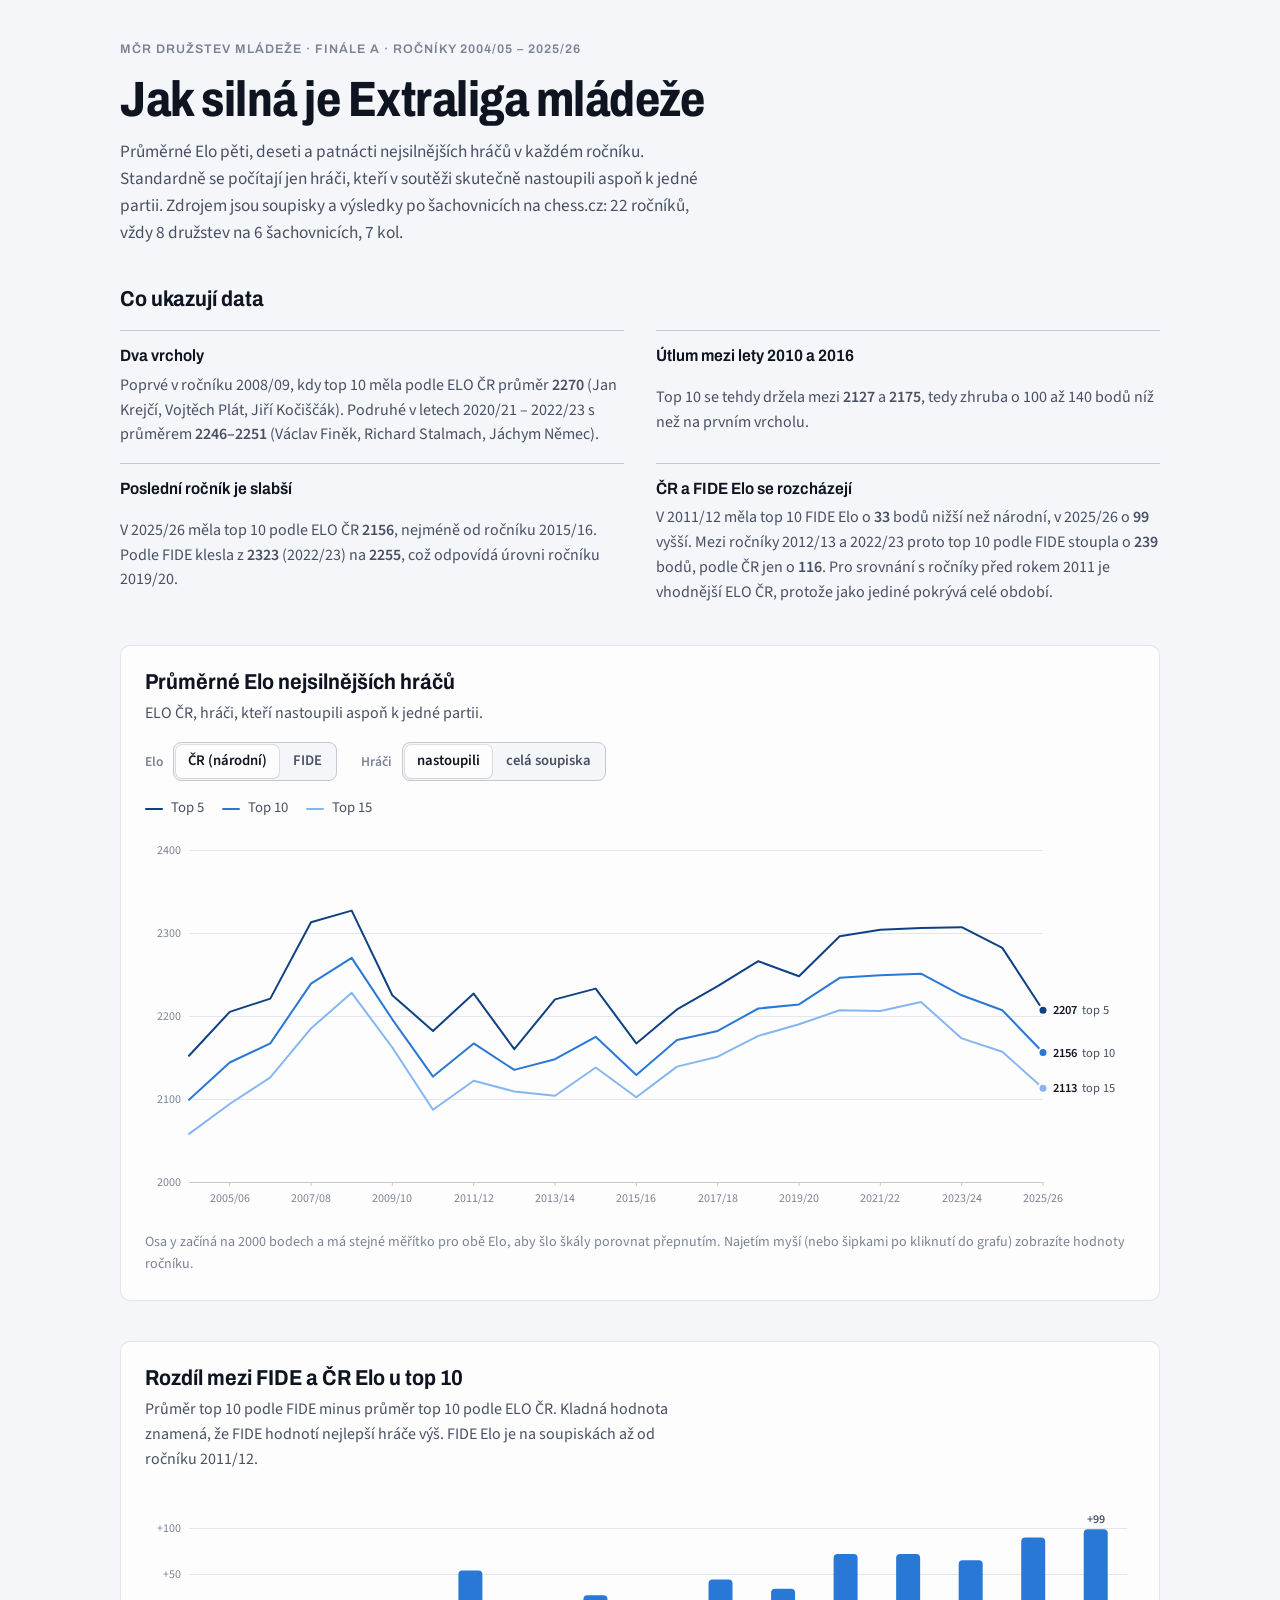
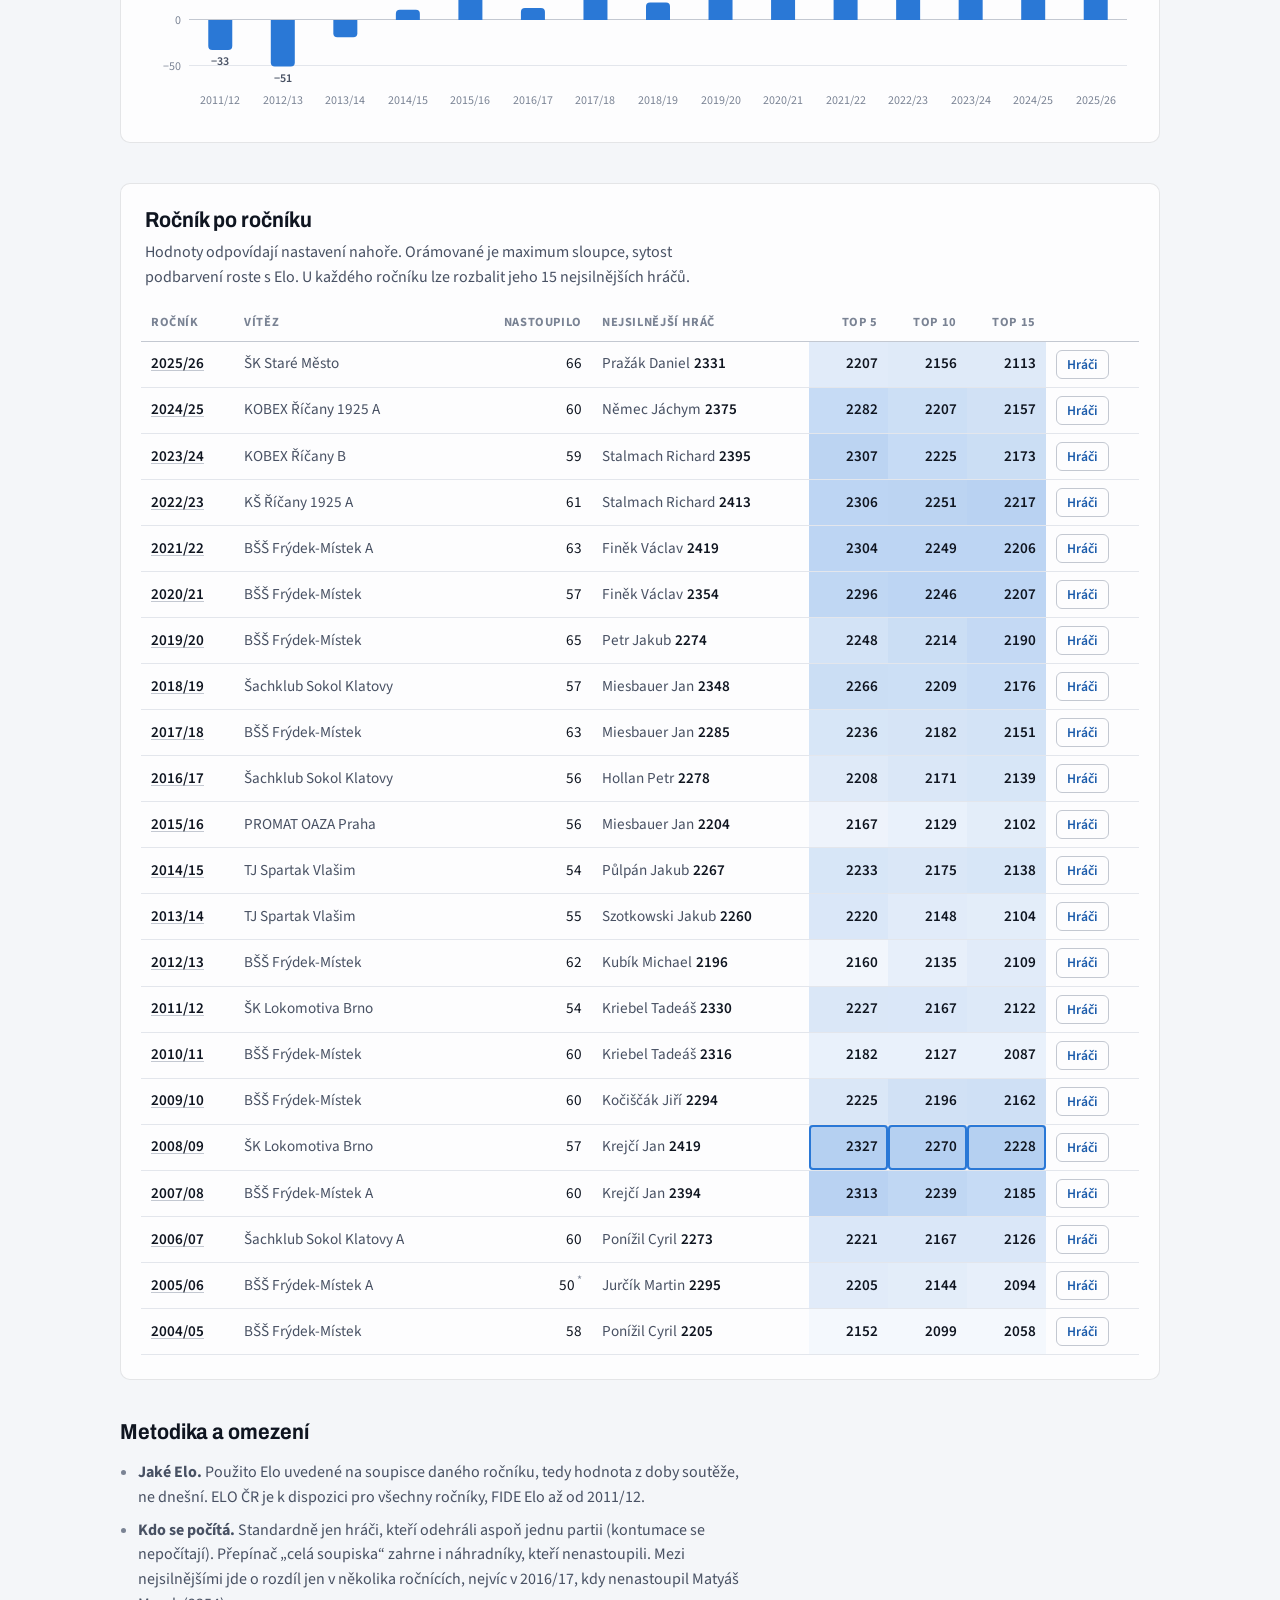
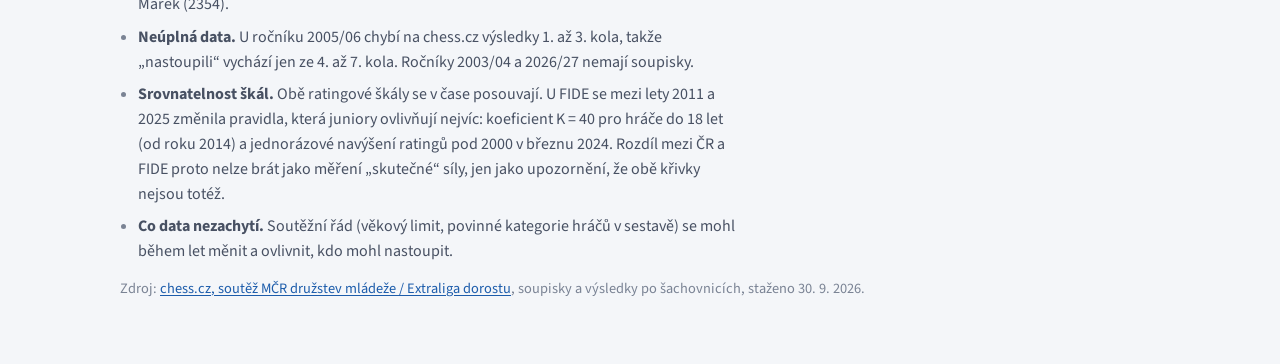
<file: docs/index.html>
<!doctype html>
<html lang="cs">
<head>
<meta charset="utf-8">
<meta name="viewport" content="width=device-width, initial-scale=1">
<meta name="description" content="Vývoj síly MČR družstev mládeže (finále A) 2004/05–2025/26 podle průměrného Elo top 5, 10 a 15 hráčů, v ELO ČR i FIDE.">
<title>Síla Extraligy mládeže</title>
<link rel="preconnect" href="https://fonts.googleapis.com">
<link rel="preconnect" href="https://fonts.gstatic.com" crossorigin>
<link rel="stylesheet" href="https://fonts.googleapis.com/css2?family=Archivo:wdth,wght@75..125,400..800&family=Source+Sans+3:ital,wght@0,400;0,600;0,700;1,400&display=swap">
<link rel="stylesheet" href="style.css">
</head>
<body>
<main class="wrap">
  <header>
    <div class="eyebrow">MČR družstev mládeže · finále A · ročníky 2004/05 – 2025/26</div>
    <h1>Jak silná je Extraliga mládeže</h1>
    <p class="lede">Průměrné Elo pěti, deseti a patnácti nejsilnějších hráčů v každém ročníku. Standardně se počítají jen hráči, kteří v soutěži skutečně nastoupili aspoň k jedné partii. Zdrojem jsou soupisky a výsledky po šachovnicích na chess.cz: 22 ročníků, vždy 8 družstev na 6 šachovnicích, 7 kol.</p>
  </header>

  <section class="findings" aria-labelledby="f-h">
    <h2 id="f-h">Co ukazují data</h2>
    <ol>
      <li><b>Dva vrcholy</b><span>Poprvé v ročníku 2008/09, kdy top 10 měla podle ELO ČR průměr <span class="num">2270</span> (Jan Krejčí, Vojtěch Plát, Jiří Kočiščák). Podruhé v letech 2020/21 – 2022/23 s průměrem <span class="num">2246–2251</span> (Václav Finěk, Richard Stalmach, Jáchym Němec).</span></li>
      <li><b>Útlum mezi lety 2010 a 2016</b><span>Top 10 se tehdy držela mezi <span class="num">2127</span> a <span class="num">2175</span>, tedy zhruba o 100 až 140 bodů níž než na prvním vrcholu.</span></li>
      <li><b>Poslední ročník je slabší</b><span>V 2025/26 měla top 10 podle ELO ČR <span class="num">2156</span>, nejméně od ročníku 2015/16. Podle FIDE klesla z <span class="num">2323</span> (2022/23) na <span class="num">2255</span>, což odpovídá úrovni ročníku 2019/20.</span></li>
      <li><b>ČR a FIDE Elo se rozcházejí</b><span>V 2011/12 měla top 10 FIDE Elo o <span class="num">33</span> bodů nižší než národní, v 2025/26 o <span class="num">99</span> vyšší. Mezi ročníky 2012/13 a 2022/23 proto top 10 podle FIDE stoupla o <span class="num">239</span> bodů, podle ČR jen o <span class="num">116</span>. Pro srovnání s ročníky před rokem 2011 je vhodnější ELO ČR, protože jako jediné pokrývá celé období.</span></li>
    </ol>
  </section>

  <section class="panel" aria-labelledby="c-h">
    <div class="panel-head">
      <h2 id="c-h">Průměrné Elo nejsilnějších hráčů</h2>
      <p id="c-sub">ELO ČR, hráči, kteří nastoupili aspoň k jedné partii.</p>
    </div>
    <div class="controls" role="group" aria-label="Nastavení grafu a tabulky">
      <div class="ctrl">
        <span class="ctrl-label" id="l-sys">Elo</span>
        <div class="seg" role="group" aria-labelledby="l-sys">
          <button type="button" id="sys-N" data-sys="N" aria-pressed="true">ČR (národní)</button>
          <button type="button" id="sys-F" data-sys="F" aria-pressed="false">FIDE</button>
        </div>
      </div>
      <div class="ctrl">
        <span class="ctrl-label" id="l-base">Hráči</span>
        <div class="seg" role="group" aria-labelledby="l-base">
          <button type="button" id="base-played" data-base="played" aria-pressed="true">nastoupili</button>
          <button type="button" id="base-roster" data-base="roster" aria-pressed="false">celá soupiska</button>
        </div>
      </div>
    </div>
    <div class="legend" aria-hidden="true">
      <span><i class="key" style="color: var(--s5)"></i>Top 5</span>
      <span><i class="key" style="color: var(--s10)"></i>Top 10</span>
      <span><i class="key" style="color: var(--s15)"></i>Top 15</span>
    </div>
    <div class="chart" id="line-chart"></div>
    <p class="chart-note">Osa y začíná na 2000 bodech a má stejné měřítko pro obě Elo, aby šlo škály porovnat přepnutím. Najetím myší (nebo šipkami po kliknutí do grafu) zobrazíte hodnoty ročníku.</p>
  </section>

  <section class="panel" aria-labelledby="g-h">
    <div class="panel-head">
      <h2 id="g-h">Rozdíl mezi FIDE a ČR Elo u top 10</h2>
      <p>Průměr top 10 podle FIDE minus průměr top 10 podle ELO ČR. Kladná hodnota znamená, že FIDE hodnotí nejlepší hráče výš. FIDE Elo je na soupiskách až od ročníku 2011/12.</p>
    </div>
    <div class="chart" id="gap-chart"></div>
  </section>

  <section class="panel" aria-labelledby="t-h">
    <div class="panel-head">
      <h2 id="t-h">Ročník po ročníku</h2>
      <p id="t-sub">Hodnoty odpovídají nastavení nahoře. Orámované je maximum sloupce, sytost podbarvení roste s Elo. U každého ročníku lze rozbalit jeho 15 nejsilnějších hráčů.</p>
    </div>
    <div class="tbl-wrap">
      <table id="tbl">
        <thead>
          <tr>
            <th>Ročník</th>
            <th>Vítěz</th>
            <th class="r" id="th-n">Nastoupilo</th>
            <th>Nejsilnější hráč</th>
            <th class="r">Top 5</th>
            <th class="r">Top 10</th>
            <th class="r">Top 15</th>
            <th><span class="sr" style="position:absolute;left:-9999px">Detail</span></th>
          </tr>
        </thead>
        <tbody></tbody>
      </table>
    </div>
  </section>

  <section class="method" aria-labelledby="m-h">
    <h2 id="m-h">Metodika a omezení</h2>
    <ul>
      <li><b>Jaké Elo.</b> Použito Elo uvedené na soupisce daného ročníku, tedy hodnota z doby soutěže, ne dnešní. ELO ČR je k dispozici pro všechny ročníky, FIDE Elo až od 2011/12.</li>
      <li><b>Kdo se počítá.</b> Standardně jen hráči, kteří odehráli aspoň jednu partii (kontumace se nepočítají). Přepínač „celá soupiska“ zahrne i náhradníky, kteří nenastoupili. Mezi nejsilnějšími jde o rozdíl jen v několika ročnících, nejvíc v 2016/17, kdy nenastoupil Matyáš Marek (2354).</li>
      <li><b>Neúplná data.</b> U ročníku 2005/06 chybí na chess.cz výsledky 1. až 3. kola, takže „nastoupili“ vychází jen ze 4. až 7. kola. Ročníky 2003/04 a 2026/27 nemají soupisky.</li>
      <li><b>Srovnatelnost škál.</b> Obě ratingové škály se v čase posouvají. U FIDE se mezi lety 2011 a 2025 změnila pravidla, která juniory ovlivňují nejvíc: koeficient K = 40 pro hráče do 18 let (od roku 2014) a jednorázové navýšení ratingů pod 2000 v březnu 2024. Rozdíl mezi ČR a FIDE proto nelze brát jako měření „skutečné“ síly, jen jako upozornění, že obě křivky nejsou totéž.</li>
      <li><b>Co data nezachytí.</b> Soutěžní řád (věkový limit, povinné kategorie hráčů v sestavě) se mohl během let měnit a ovlivnit, kdo mohl nastoupit.</li>
    </ul>
    <p class="src">Zdroj: <a href="https://www.chess.cz/soutez/11/" target="_blank" rel="noopener">chess.cz, soutěž MČR družstev mládeže / Extraliga dorostu</a>, soupisky a výsledky po šachovnicích, staženo 30. 9. 2026.</p>
  </section>
</main>

<script>
const SEASONS=[{"y":2004,"label":"2004/05","winner":"BŠŠ Frýdek-Místek","nPlayed":58,"nRoster":119,"m":{"played":{"N":{"1":2205,"5":2152,"10":2099,"15":2058},"F":{"1":null,"5":null,"10":null,"15":null}},"roster":{"N":{"1":2301,"5":2189,"10":2136,"15":2088},"F":{"1":null,"5":null,"10":null,"15":null}}},"top":{"played":{"N":[["Ponížil Cyril","Zlín",2205,null,7,4.0],["Biolek Richard Jr.","Grygov",2148,null,7,4.0],["Rojíček Vojtěch","Frýdek-Místek",2145,null,7,6.5],["Nemcova Katerina","OAZA Praha",2144,null,6,3.0],["Krejčí Jan","Frýdek-Místek",2116,null,7,3.0],["Slovák Petr","Frýdek-Místek",2113,null,7,3.5],["Vrána Jan","Liberec",2078,null,7,4.0],["Forman Miroslav","OAZA Praha",2048,null,7,2.0],["Kočiščák Jiří","Frýdek-Místek",2008,null,7,4.5],["Krčál Michal","Zlín",1983,null,7,4.0],["Trepka Jan","Tábor",1981,null,6,3.0],["Uřičář Jakub","Staré Město",1979,null,7,2.0],["Doubek Tomáš","Grygov",1975,null,7,2.5],["Malá Anna","Staré Město",1974,null,2,1.0],["Němcová Kristýna","OAZA Praha",1970,null,7,4.5]],"F":[]},"roster":{"N":[["Malinovský Karel","Grygov",2301,null,0,0],["Ponížil Cyril","Zlín",2205,null,7,4.0],["Biolek Richard Jr.","Grygov",2148,null,7,4.0],["Rojíček Vojtěch","Frýdek-Místek",2145,null,7,6.5],["Nemcova Katerina","OAZA Praha",2144,null,6,3.0],["Krejčí Jan","Frýdek-Místek",2116,null,7,3.0],["Slovák Petr","Frýdek-Místek",2113,null,7,3.5],["Vrána Jan","Liberec",2078,null,7,4.0],["Macíček Jakub","Frýdek-Místek",2063,null,0,0],["Forman Miroslav","OAZA Praha",2048,null,7,2.0],["Kočiščák Jiří","Frýdek-Místek",2008,null,7,4.5],["Konštacký Matěj","Frýdek-Místek",2005,null,0,0],["Krčál Michal","Zlín",1983,null,7,4.0],["Trepka Jan","Tábor",1981,null,6,3.0],["Uřičář Jakub","Staré Město",1979,null,7,2.0]],"F":[]}},"id":179},{"y":2005,"label":"2005/06","winner":"BŠŠ Frýdek-Místek A","nPlayed":50,"nRoster":114,"m":{"played":{"N":{"1":2295,"5":2205,"10":2144,"15":2094},"F":{"1":null,"5":null,"10":null,"15":null}},"roster":{"N":{"1":2295,"5":2216,"10":2162,"15":2109},"F":{"1":null,"5":null,"10":null,"15":null}}},"top":{"played":{"N":[["Jurčík Martin","BŠŠ FRÝDEK-MÍSTEK \"A\"",2295,null,4,2.0],["Rojíček Vojtěch","BŠŠ FRÝDEK-MÍSTEK \"A\"",2225,null,4,3.0],["Ponížil Cyril","ŠK ZLÍN",2181,null,4,2.5],["Plát Vojtěch","ŠK SŠŠ STARÉ MĚSTO",2167,null,4,1.5],["Nemcova Katerina","OAZA PRAHA",2158,null,4,2.5],["Štukner Šimon","BŠŠ FRÝDEK-MÍSTEK \"A\"",2130,null,4,3.5],["Krčál Michal","ŠK ZLÍN",2121,null,4,3.5],["Horsák Jan","ŠK SŠŠ STARÉ MĚSTO",2095,null,4,2.0],["Rakús Pavel","BŠŠ FRÝDEK-MÍSTEK \"B\"",2038,null,4,3.0],["Kočiščák Jiří","BŠŠ FRÝDEK-MÍSTEK \"A\"",2033,null,1,1.0],["Roubalík Jakub","ŠK ZLÍN",2011,null,4,3.0],["Dvouletý Pavel","ŠK SŠŠ STARÉ MĚSTO",1996,null,4,2.5],["Kastner Vojtěch","TJ JISKRA HAVLÍČKŮV BROD",1988,null,4,0.5],["Malá Anna","ŠK SŠŠ STARÉ MĚSTO",1983,null,4,3.0],["Uřičář Jakub","ŠK SŠŠ STARÉ MĚSTO",1982,null,4,4.0]],"F":[]},"roster":{"N":[["Jurčík Martin","BŠŠ FRÝDEK-MÍSTEK \"A\"",2295,null,4,2.0],["Rojíček Vojtěch","BŠŠ FRÝDEK-MÍSTEK \"A\"",2225,null,4,3.0],["Krejčí Jan","BŠŠ FRÝDEK-MÍSTEK \"A\"",2212,null,0,0],["Ponížil Cyril","ŠK ZLÍN",2181,null,4,2.5],["Plát Vojtěch","ŠK SŠŠ STARÉ MĚSTO",2167,null,4,1.5],["Nemcova Katerina","OAZA PRAHA",2158,null,4,2.5],["Štukner Šimon","BŠŠ FRÝDEK-MÍSTEK \"A\"",2130,null,4,3.5],["Krčál Michal","ŠK ZLÍN",2121,null,4,3.5],["Horsák Jan","ŠK SŠŠ STARÉ MĚSTO",2095,null,4,2.0],["Rakús Pavel","BŠŠ FRÝDEK-MÍSTEK \"B\"",2038,null,4,3.0],["Kočiščák Jiří","BŠŠ FRÝDEK-MÍSTEK \"A\"",2033,null,1,1.0],["Roubalík Jakub","ŠK ZLÍN",2011,null,4,3.0],["Dvouletý Pavel","ŠK SŠŠ STARÉ MĚSTO",1996,null,4,2.5],["Kastner Vojtěch","TJ JISKRA HAVLÍČKŮV BROD",1988,null,4,0.5],["Malá Anna","ŠK SŠŠ STARÉ MĚSTO",1983,null,4,3.0]],"F":[]}},"id":246},{"y":2006,"label":"2006/07","winner":"Šachklub Sokol Klatovy A","nPlayed":60,"nRoster":109,"m":{"played":{"N":{"1":2273,"5":2221,"10":2167,"15":2126},"F":{"1":null,"5":null,"10":null,"15":null}},"roster":{"N":{"1":2273,"5":2221,"10":2167,"15":2126},"F":{"1":null,"5":null,"10":null,"15":null}}},"top":{"played":{"N":[["Ponížil Cyril","ŠK Zlín A",2273,null,7,5.5],["Plát Vojtěch","ŠK SŠŠ Staré Město A",2264,null,7,3.5],["Rojíček Vojtěch","BŠS Frýdek-Místek A",2224,null,7,4.5],["Nemcova Katerina","Sportovní klub OAZA Praha",2173,null,5,3.0],["Svoboda Václav","Sportovní klub OAZA Praha",2172,null,7,5.0],["Kočiščák Jiří","BŠS Frýdek-Místek A",2133,null,7,6.5],["Roubalík Jakub","ŠK Zlín A",2131,null,7,5.0],["Krejčí Jan","BŠS Frýdek-Místek A",2117,null,7,6.0],["Uřičář Jakub","ŠK SŠŠ Staré Město A",2102,null,7,4.5],["Novosadová Kristýna","BŠS Frýdek-Místek A",2078,null,7,6.0],["Malárová Kateřina","Šachklub Sokol Klatovy A",2073,null,7,2.5],["Vlasák Lukáš","Šachklub Sokol Klatovy A",2056,null,7,5.0],["Klecker Tadeáš","Sportovní klub OAZA Praha",2037,null,7,6.0],["Štukner Šimon","BŠS Frýdek-Místek A",2026,null,5,3.0],["Horsák Jan","ŠK SŠŠ Staré Město A",2025,null,7,0.5]],"F":[]},"roster":{"N":[["Ponížil Cyril","ŠK Zlín A",2273,null,7,5.5],["Plát Vojtěch","ŠK SŠŠ Staré Město A",2264,null,7,3.5],["Rojíček Vojtěch","BŠS Frýdek-Místek A",2224,null,7,4.5],["Nemcova Katerina","Sportovní klub OAZA Praha",2173,null,5,3.0],["Svoboda Václav","Sportovní klub OAZA Praha",2172,null,7,5.0],["Kočiščák Jiří","BŠS Frýdek-Místek A",2133,null,7,6.5],["Roubalík Jakub","ŠK Zlín A",2131,null,7,5.0],["Krejčí Jan","BŠS Frýdek-Místek A",2117,null,7,6.0],["Uřičář Jakub","ŠK SŠŠ Staré Město A",2102,null,7,4.5],["Novosadová Kristýna","BŠS Frýdek-Místek A",2078,null,7,6.0],["Malárová Kateřina","Šachklub Sokol Klatovy A",2073,null,7,2.5],["Vlasák Lukáš","Šachklub Sokol Klatovy A",2056,null,7,5.0],["Klecker Tadeáš","Sportovní klub OAZA Praha",2037,null,7,6.0],["Štukner Šimon","BŠS Frýdek-Místek A",2026,null,5,3.0],["Horsák Jan","ŠK SŠŠ Staré Město A",2025,null,7,0.5]],"F":[]}},"id":407},{"y":2007,"label":"2007/08","winner":"BŠŠ Frýdek-Místek A","nPlayed":60,"nRoster":116,"m":{"played":{"N":{"1":2394,"5":2313,"10":2239,"15":2185},"F":{"1":null,"5":null,"10":null,"15":null}},"roster":{"N":{"1":2394,"5":2313,"10":2239,"15":2185},"F":{"1":null,"5":null,"10":null,"15":null}}},"top":{"played":{"N":[["Krejčí Jan","BŠŠ Frýdek-Místek A",2394,null,5,3.5],["Ponížil Cyril","ŠK Zlín A",2314,null,7,5.0],["Roubalík Jakub","ŠK Zlín A",2297,null,7,6.0],["Plát Vojtěch","Šachklub Sokol Klatovy A",2282,null,6,5.0],["Kočiščák Jiří","BŠŠ Frýdek-Místek A",2279,null,7,4.0],["Kuchynka Lukáš","ŠK Zlín A",2211,null,2,1.5],["Svoboda Václav","SK OAZA Praha A",2194,null,6,3.0],["Pecha Tomáš","BŠŠ Frýdek-Místek A",2177,null,7,4.5],["Körschner Miroslav","ŠK Most A",2134,null,7,1.5],["Tuma Jakub","ŠK Most A",2112,null,7,4.5],["Vlasák Lukáš","Šachklub Sokol Klatovy A",2079,null,7,4.5],["Petrová Kristýna","Šachklub Sokol Klatovy A",2079,null,7,5.0],["Rodshtein Tereza","SK Slavia Orlová A",2078,null,7,3.0],["Klement Lukáš","ŠK Most A",2073,null,7,3.5],["Klecker Tadeáš","SK OAZA Praha A",2070,null,7,4.0]],"F":[]},"roster":{"N":[["Krejčí Jan","BŠŠ Frýdek-Místek A",2394,null,5,3.5],["Ponížil Cyril","ŠK Zlín A",2314,null,7,5.0],["Roubalík Jakub","ŠK Zlín A",2297,null,7,6.0],["Plát Vojtěch","Šachklub Sokol Klatovy A",2282,null,6,5.0],["Kočiščák Jiří","BŠŠ Frýdek-Místek A",2279,null,7,4.0],["Kuchynka Lukáš","ŠK Zlín A",2211,null,2,1.5],["Svoboda Václav","SK OAZA Praha A",2194,null,6,3.0],["Pecha Tomáš","BŠŠ Frýdek-Místek A",2177,null,7,4.5],["Körschner Miroslav","ŠK Most A",2134,null,7,1.5],["Tuma Jakub","ŠK Most A",2112,null,7,4.5],["Vlasák Lukáš","Šachklub Sokol Klatovy A",2079,null,7,4.5],["Petrová Kristýna","Šachklub Sokol Klatovy A",2079,null,7,5.0],["Rodshtein Tereza","SK Slavia Orlová A",2078,null,7,3.0],["Klement Lukáš","ŠK Most A",2073,null,7,3.5],["Klecker Tadeáš","SK OAZA Praha A",2070,null,7,4.0]],"F":[]}},"id":460},{"y":2008,"label":"2008/09","winner":"ŠK Lokomotiva Brno","nPlayed":57,"nRoster":111,"m":{"played":{"N":{"1":2419,"5":2327,"10":2270,"15":2228},"F":{"1":null,"5":null,"10":null,"15":null}},"roster":{"N":{"1":2419,"5":2327,"10":2270,"15":2228},"F":{"1":null,"5":null,"10":null,"15":null}}},"top":{"played":{"N":[["Krejčí Jan","BŠŠ Frýdek-Místek",2419,null,6,4.5],["Plát Vojtěch","ŠK Lokomotiva Brno",2402,null,7,5.5],["Kočiščák Jiří","BŠŠ Frýdek-Místek",2279,null,7,4.5],["Svoboda Václav","SK OAZA Praha",2271,null,7,2.5],["Pecha Tomáš","BŠŠ Frýdek-Místek",2262,null,7,5.5],["Kuchynka Lukáš","ŠK Lokomotiva Brno",2246,null,5,4.5],["Bednář Marcel","ŠK Most",2210,null,7,5.0],["Petrová Kristýna","Šachklub Sokol Klatovy",2208,null,7,4.0],["Körschner Miroslav","ŠK Most",2201,null,5,1.5],["Klecker Tadeáš","SK OAZA Praha",2199,null,7,4.0],["Šrejber Michal","TJ Jiskra Hořice",2183,null,7,3.5],["Vlasák Lukáš","Šachklub Sokol Klatovy",2170,null,7,3.0],["Straka Vojtěch","SK OAZA Praha",2135,null,7,4.0],["Tuma Jakub","ŠK Most",2132,null,7,5.0],["Pilch Roman","TJ Slovan Havířov",2099,null,7,2.5]],"F":[]},"roster":{"N":[["Krejčí Jan","BŠŠ Frýdek-Místek",2419,null,6,4.5],["Plát Vojtěch","ŠK Lokomotiva Brno",2402,null,7,5.5],["Kočiščák Jiří","BŠŠ Frýdek-Místek",2279,null,7,4.5],["Svoboda Václav","SK OAZA Praha",2271,null,7,2.5],["Pecha Tomáš","BŠŠ Frýdek-Místek",2262,null,7,5.5],["Kuchynka Lukáš","ŠK Lokomotiva Brno",2246,null,5,4.5],["Bednář Marcel","ŠK Most",2210,null,7,5.0],["Petrová Kristýna","Šachklub Sokol Klatovy",2208,null,7,4.0],["Körschner Miroslav","ŠK Most",2201,null,5,1.5],["Klecker Tadeáš","SK OAZA Praha",2199,null,7,4.0],["Šrejber Michal","TJ Jiskra Hořice",2183,null,7,3.5],["Vlasák Lukáš","Šachklub Sokol Klatovy",2170,null,7,3.0],["Straka Vojtěch","SK OAZA Praha",2135,null,7,4.0],["Tuma Jakub","ŠK Most",2132,null,7,5.0],["Pilch Roman","TJ Slovan Havířov",2099,null,7,2.5]],"F":[]}},"id":557},{"y":2009,"label":"2009/10","winner":"BŠŠ Frýdek-Místek","nPlayed":60,"nRoster":110,"m":{"played":{"N":{"1":2294,"5":2225,"10":2196,"15":2162},"F":{"1":null,"5":null,"10":null,"15":null}},"roster":{"N":{"1":2294,"5":2225,"10":2196,"15":2162},"F":{"1":null,"5":null,"10":null,"15":null}}},"top":{"played":{"N":[["Kočiščák Jiří","BŠŠ Frýdek-Místek",2294,null,7,4.0],["Pilsová Karolína","SK Slavia Orlová",2250,null,7,3.5],["Vlasák Lukáš","ŠK Sokol Klatovy",2208,null,7,5.5],["Mrázek Lumír","SK Slavia Orlová",2193,null,7,5.0],["Růžička Václav","ŠK Sokol Klatovy",2181,null,7,4.5],["Nguyen Dinh Phong","ŠK Sokol Klatovy",2177,null,7,4.0],["Braun Marek","TJ Desko Liberec",2166,null,7,4.5],["Jančařík Joel","TJ Desko Liberec",2165,null,6,2.5],["Rabatin Jakub","BŠŠ Frýdek-Místek",2164,null,7,4.5],["Klecker Tadeáš","SK OAZA Praha",2164,null,7,3.0],["Šrejber Michal","TJ Jiskra Hořice v Podkr.",2163,null,7,3.0],["Baláček Tadeáš","SK OAZA Praha",2121,null,7,4.0],["Kraus Tomáš","TJ Jiskra Hořice v Podkr.",2081,null,7,4.5],["Škut Michal","ŠK Sokol Klatovy",2058,null,7,1.5],["Gabriel Adam","SK Boršice",2049,null,7,3.5]],"F":[]},"roster":{"N":[["Kočiščák Jiří","BŠŠ Frýdek-Místek",2294,null,7,4.0],["Pilsová Karolína","SK Slavia Orlová",2250,null,7,3.5],["Vlasák Lukáš","ŠK Sokol Klatovy",2208,null,7,5.5],["Mrázek Lumír","SK Slavia Orlová",2193,null,7,5.0],["Růžička Václav","ŠK Sokol Klatovy",2181,null,7,4.5],["Nguyen Dinh Phong","ŠK Sokol Klatovy",2177,null,7,4.0],["Braun Marek","TJ Desko Liberec",2166,null,7,4.5],["Jančařík Joel","TJ Desko Liberec",2165,null,6,2.5],["Rabatin Jakub","BŠŠ Frýdek-Místek",2164,null,7,4.5],["Klecker Tadeáš","SK OAZA Praha",2164,null,7,3.0],["Šrejber Michal","TJ Jiskra Hořice v Podkr.",2163,null,7,3.0],["Baláček Tadeáš","SK OAZA Praha",2121,null,7,4.0],["Kraus Tomáš","TJ Jiskra Hořice v Podkr.",2081,null,7,4.5],["Škut Michal","ŠK Sokol Klatovy",2058,null,7,1.5],["Gabriel Adam","SK Boršice",2049,null,7,3.5]],"F":[]}},"id":737},{"y":2010,"label":"2010/11","winner":"BŠŠ Frýdek-Místek","nPlayed":60,"nRoster":94,"m":{"played":{"N":{"1":2316,"5":2182,"10":2127,"15":2087},"F":{"1":null,"5":null,"10":null,"15":null}},"roster":{"N":{"1":2316,"5":2182,"10":2134,"15":2093},"F":{"1":null,"5":null,"10":null,"15":null}}},"top":{"played":{"N":[["Kriebel Tadeáš","BŠŠ Frýdek-Místek",2316,null,1,1.0],["Čižinský Petr","2222 ŠK Polabiny",2180,null,7,4.0],["Rabatin Jakub","BŠŠ Frýdek-Místek",2149,null,7,4.5],["Braun Marek","Desko Liberec",2133,null,7,3.0],["Seidl Štěpán","2222 ŠK Polabiny",2132,null,7,4.5],["Haman Jakub","ŠK Kladno",2131,null,7,5.0],["Baláček Tadeáš","TRW Autolektronika Vlašim",2094,null,7,3.0],["Zezula Rudolf","TJ Náměšť nad Oslavou",2062,null,7,3.0],["Hrdina Robin","TRW Autolektronika Vlašim",2059,null,7,4.0],["Mičulka David","TJ Náměšť nad Oslavou",2018,null,7,2.0],["Farová Jana","TJ Náměšť nad Oslavou",2017,null,7,2.0],["Blahynka Martin","ŠK Lokomotiva Brno",2015,null,7,5.5],["Langner Jakub","TJ Slovan Havířov",2015,null,5,2.0],["Melzer Patrik","TJ Slovan Havířov",1997,null,7,4.0],["Růžička Václav","ŠK Kladno",1989,null,3,1.5]],"F":[]},"roster":{"N":[["Kriebel Tadeáš","BŠŠ Frýdek-Místek",2316,null,1,1.0],["Čižinský Petr","2222 ŠK Polabiny",2180,null,7,4.0],["Rabatin Jakub","BŠŠ Frýdek-Místek",2149,null,7,4.5],["Braun Marek","Desko Liberec",2133,null,7,3.0],["Seidl Štěpán","2222 ŠK Polabiny",2132,null,7,4.5],["Haman Jakub","ŠK Kladno",2131,null,7,5.0],["Baláček Tadeáš","TRW Autolektronika Vlašim",2094,null,7,3.0],["Chmel Kristian","Desko Liberec",2084,null,0,0],["Zezula Rudolf","TJ Náměšť nad Oslavou",2062,null,7,3.0],["Hrdina Robin","TRW Autolektronika Vlašim",2059,null,7,4.0],["Mičulka David","TJ Náměšť nad Oslavou",2018,null,7,2.0],["Farová Jana","TJ Náměšť nad Oslavou",2017,null,7,2.0],["Blahynka Martin","ŠK Lokomotiva Brno",2015,null,7,5.5],["Langner Jakub","TJ Slovan Havířov",2015,null,5,2.0],["Melzer Patrik","TJ Slovan Havířov",1997,null,7,4.0]],"F":[]}},"id":808},{"y":2011,"label":"2011/12","winner":"ŠK Lokomotiva Brno","nPlayed":54,"nRoster":102,"m":{"played":{"N":{"1":2330,"5":2227,"10":2167,"15":2122},"F":{"1":2339,"5":2221,"10":2134,"15":2085}},"roster":{"N":{"1":2330,"5":2227,"10":2167,"15":2122},"F":{"1":2339,"5":2221,"10":2134,"15":2085}}},"top":{"played":{"N":[["Kriebel Tadeáš","BŠŠ Frýdek-Místek",2330,2339,6,5.0],["Kraus Tomáš","TJ Jiskra Hořice",2222,2197,7,5.5],["Baláček Tadeáš","TRW Autoelektronika Vlašim",2202,2245,7,4.5],["Szotkowski Jakub","TJ Slovan Havířov",2195,2008,7,1.5],["Čižinský Petr","2222 ŠK Polabiny",2186,2178,7,3.5],["Seidl Štěpán","2222 ŠK Polabiny",2164,2144,6,5.5],["Rubeš Jan","Sokol Údlice",2155,2116,7,2.5],["Marek Matyáš","BŠŠ Frýdek-Místek",2114,1945,7,3.0],["Kubík Michael","BŠŠ Frýdek-Místek",2052,1980,6,4.0],["Melzer Patrik","TJ Slovan Havířov",2051,1953,7,5.0],["Hrdina Robin","TRW Autoelektronika Vlašim",2039,2050,7,3.5],["Macháň Jan","2222 ŠK Polabiny",2035,2001,7,4.0],["Meduna Eduard","ŠK Lokomotiva Brno",2034,1977,6,1.5],["Musil Jiří","ŠK Lokomotiva Brno",2030,1976,7,4.5],["Langner Jakub","TJ Slovan Havířov",2027,1984,7,4.0]],"F":[["Kriebel Tadeáš","BŠŠ Frýdek-Místek",2330,2339,6,5.0],["Baláček Tadeáš","TRW Autoelektronika Vlašim",2202,2245,7,4.5],["Kraus Tomáš","TJ Jiskra Hořice",2222,2197,7,5.5],["Čižinský Petr","2222 ŠK Polabiny",2186,2178,7,3.5],["Seidl Štěpán","2222 ŠK Polabiny",2164,2144,6,5.5],["Rubeš Jan","Sokol Údlice",2155,2116,7,2.5],["Hrdina Robin","TRW Autoelektronika Vlašim",2039,2050,7,3.5],["Navrátil Jiří","ŠK Lokomotiva Brno",2017,2047,6,3.0],["Rýdl Jiří","TRW Autoelektronika Vlašim",1988,2017,7,4.5],["Szotkowski Jakub","TJ Slovan Havířov",2195,2008,7,1.5],["Macháň Jan","2222 ŠK Polabiny",2035,2001,7,4.0],["Půlpán Jakub","2222 ŠK Polabiny",1997,1988,5,1.0],["Langner Jakub","TJ Slovan Havířov",2027,1984,7,4.0],["Svoboda Matěj","BŠŠ Frýdek-Místek",2026,1982,7,2.5],["Kubík Michael","BŠŠ Frýdek-Místek",2052,1980,6,4.0]]},"roster":{"N":[["Kriebel Tadeáš","BŠŠ Frýdek-Místek",2330,2339,6,5.0],["Kraus Tomáš","TJ Jiskra Hořice",2222,2197,7,5.5],["Baláček Tadeáš","TRW Autoelektronika Vlašim",2202,2245,7,4.5],["Szotkowski Jakub","TJ Slovan Havířov",2195,2008,7,1.5],["Čižinský Petr","2222 ŠK Polabiny",2186,2178,7,3.5],["Seidl Štěpán","2222 ŠK Polabiny",2164,2144,6,5.5],["Rubeš Jan","Sokol Údlice",2155,2116,7,2.5],["Marek Matyáš","BŠŠ Frýdek-Místek",2114,1945,7,3.0],["Kubík Michael","BŠŠ Frýdek-Místek",2052,1980,6,4.0],["Melzer Patrik","TJ Slovan Havířov",2051,1953,7,5.0],["Hrdina Robin","TRW Autoelektronika Vlašim",2039,2050,7,3.5],["Macháň Jan","2222 ŠK Polabiny",2035,2001,7,4.0],["Meduna Eduard","ŠK Lokomotiva Brno",2034,1977,6,1.5],["Musil Jiří","ŠK Lokomotiva Brno",2030,1976,7,4.5],["Langner Jakub","TJ Slovan Havířov",2027,1984,7,4.0]],"F":[["Kriebel Tadeáš","BŠŠ Frýdek-Místek",2330,2339,6,5.0],["Baláček Tadeáš","TRW Autoelektronika Vlašim",2202,2245,7,4.5],["Kraus Tomáš","TJ Jiskra Hořice",2222,2197,7,5.5],["Čižinský Petr","2222 ŠK Polabiny",2186,2178,7,3.5],["Seidl Štěpán","2222 ŠK Polabiny",2164,2144,6,5.5],["Rubeš Jan","Sokol Údlice",2155,2116,7,2.5],["Hrdina Robin","TRW Autoelektronika Vlašim",2039,2050,7,3.5],["Navrátil Jiří","ŠK Lokomotiva Brno",2017,2047,6,3.0],["Rýdl Jiří","TRW Autoelektronika Vlašim",1988,2017,7,4.5],["Szotkowski Jakub","TJ Slovan Havířov",2195,2008,7,1.5],["Macháň Jan","2222 ŠK Polabiny",2035,2001,7,4.0],["Půlpán Jakub","2222 ŠK Polabiny",1997,1988,5,1.0],["Langner Jakub","TJ Slovan Havířov",2027,1984,7,4.0],["Svoboda Matěj","BŠŠ Frýdek-Místek",2026,1982,7,2.5],["Kubík Michael","BŠŠ Frýdek-Místek",2052,1980,6,4.0]]}},"id":937},{"y":2012,"label":"2012/13","winner":"BŠŠ Frýdek-Místek","nPlayed":62,"nRoster":113,"m":{"played":{"N":{"1":2196,"5":2160,"10":2135,"15":2109},"F":{"1":2140,"5":2108,"10":2084,"15":2063}},"roster":{"N":{"1":2196,"5":2160,"10":2135,"15":2109},"F":{"1":2140,"5":2108,"10":2084,"15":2063}}},"top":{"played":{"N":[["Kubík Michael","BŠŠ Frýdek-Místek",2196,2140,7,4.5],["Toman Ondřej","TJ Sokol Údlice",2164,2101,7,2.5],["Hofírek Benedikt","ŠK Lokomotiva Brno",2163,2094,7,5.0],["Nguyen Thai Dai Van","BŠŠ Frýdek-Místek",2141,2096,6,3.0],["Mikeš Jan","Chess Most",2135,2102,3,2.0],["Půlpán Jakub","2222 ŠK Polabiny A",2127,2099,7,4.0],["Macháň Jan","2222 ŠK Polabiny A",2122,2078,7,3.5],["Říha Jaroslav","Chess Most",2109,1996,4,1.5],["Kožúšek Daniel","2222 ŠK Polabiny A",2106,2043,7,4.0],["Richterová Nataša","ŠK Lokomotiva Brno",2087,1945,7,5.0],["Kozel Jiří","BŠŠ Frýdek-Místek",2079,2051,5,2.0],["Šlampa Jan","TJ Sokol Údlice",2065,2024,7,4.5],["Dvořák Adam","ŠK Lokomotiva Brno",2051,2030,6,2.5],["Farová Jana","TJ Náměšť nad Oslavou",2046,2002,7,3.0],["Walek Petr","TJ Náměšť nad Oslavou",2037,1969,7,1.5]],"F":[["Kubík Michael","BŠŠ Frýdek-Místek",2196,2140,7,4.5],["Mikeš Jan","Chess Most",2135,2102,3,2.0],["Toman Ondřej","TJ Sokol Údlice",2164,2101,7,2.5],["Půlpán Jakub","2222 ŠK Polabiny A",2127,2099,7,4.0],["Nguyen Thai Dai Van","BŠŠ Frýdek-Místek",2141,2096,6,3.0],["Hofírek Benedikt","ŠK Lokomotiva Brno",2163,2094,7,5.0],["Macháň Jan","2222 ŠK Polabiny A",2122,2078,7,3.5],["Kozel Jiří","BŠŠ Frýdek-Místek",2079,2051,5,2.0],["Kožúšek Daniel","2222 ŠK Polabiny A",2106,2043,7,4.0],["Navrátil Jiří","2222 ŠK Polabiny A",2006,2037,7,3.0],["Dvořák Adam","ŠK Lokomotiva Brno",2051,2030,6,2.5],["Šlampa Jan","TJ Sokol Údlice",2065,2024,7,4.5],["Ta Van Duy","Chess Most",2035,2023,7,2.0],["Petr Jan","TJ Bohemians Praha",2008,2016,7,4.5],["Hrdina Robin","TRW Autoelektronika Vlašim",1988,2007,7,4.5]]},"roster":{"N":[["Kubík Michael","BŠŠ Frýdek-Místek",2196,2140,7,4.5],["Toman Ondřej","TJ Sokol Údlice",2164,2101,7,2.5],["Hofírek Benedikt","ŠK Lokomotiva Brno",2163,2094,7,5.0],["Nguyen Thai Dai Van","BŠŠ Frýdek-Místek",2141,2096,6,3.0],["Mikeš Jan","Chess Most",2135,2102,3,2.0],["Půlpán Jakub","2222 ŠK Polabiny A",2127,2099,7,4.0],["Macháň Jan","2222 ŠK Polabiny A",2122,2078,7,3.5],["Říha Jaroslav","Chess Most",2109,1996,4,1.5],["Kožúšek Daniel","2222 ŠK Polabiny A",2106,2043,7,4.0],["Richterová Nataša","ŠK Lokomotiva Brno",2087,1945,7,5.0],["Kozel Jiří","BŠŠ Frýdek-Místek",2079,2051,5,2.0],["Šlampa Jan","TJ Sokol Údlice",2065,2024,7,4.5],["Dvořák Adam","ŠK Lokomotiva Brno",2051,2030,6,2.5],["Farová Jana","TJ Náměšť nad Oslavou",2046,2002,7,3.0],["Walek Petr","TJ Náměšť nad Oslavou",2037,1969,7,1.5]],"F":[["Kubík Michael","BŠŠ Frýdek-Místek",2196,2140,7,4.5],["Mikeš Jan","Chess Most",2135,2102,3,2.0],["Toman Ondřej","TJ Sokol Údlice",2164,2101,7,2.5],["Půlpán Jakub","2222 ŠK Polabiny A",2127,2099,7,4.0],["Nguyen Thai Dai Van","BŠŠ Frýdek-Místek",2141,2096,6,3.0],["Hofírek Benedikt","ŠK Lokomotiva Brno",2163,2094,7,5.0],["Macháň Jan","2222 ŠK Polabiny A",2122,2078,7,3.5],["Kozel Jiří","BŠŠ Frýdek-Místek",2079,2051,5,2.0],["Kožúšek Daniel","2222 ŠK Polabiny A",2106,2043,7,4.0],["Navrátil Jiří","2222 ŠK Polabiny A",2006,2037,7,3.0],["Dvořák Adam","ŠK Lokomotiva Brno",2051,2030,6,2.5],["Šlampa Jan","TJ Sokol Údlice",2065,2024,7,4.5],["Ta Van Duy","Chess Most",2035,2023,7,2.0],["Petr Jan","TJ Bohemians Praha",2008,2016,7,4.5],["Hrdina Robin","TRW Autoelektronika Vlašim",1988,2007,7,4.5]]}},"id":1073},{"y":2013,"label":"2013/14","winner":"TJ Spartak Vlašim","nPlayed":55,"nRoster":103,"m":{"played":{"N":{"1":2260,"5":2220,"10":2148,"15":2104},"F":{"1":2202,"5":2182,"10":2129,"15":2073}},"roster":{"N":{"1":2260,"5":2220,"10":2148,"15":2106},"F":{"1":2202,"5":2182,"10":2129,"15":2078}}},"top":{"played":{"N":[["Szotkowski Jakub","SK Slavia Orlová A",2260,2202,3,2.0],["Blahynka Martin","ŠK Duras BVK Královo Pole",2235,2188,7,4.0],["Kubík Michael","BŠS Frýdek-Místek",2232,2157,7,3.0],["Rýdl Jiří","TJ Spartak Vlašim",2210,2122,7,6.0],["Macháň Jan","2222 ŠK Polabiny A",2165,2163,7,6.5],["Marek Matyáš","SK Slavia Orlová A",2102,2032,1,1.0],["Vykouk Jan","Chess Most",2078,2094,7,3.5],["Půlpán Jakub","2222 ŠK Polabiny A",2073,2089,7,4.5],["Hollan Martin","SK OAZA Praha",2066,1936,7,3.5],["Kratochvíl Vít","TJ Spartak Vlašim",2064,2040,5,3.0],["Pýchová Nela","TJ Spartak Vlašim",2034,1970,7,5.5],["Fusková Martina","BŠS Frýdek-Místek",2028,1955,7,4.0],["Jánská Jitka","TJ Sokol Klatovy",2020,1931,7,3.5],["Pýcha Patrik","TJ Spartak Vlašim",1999,1994,7,5.0],["Jelínek Michal","SK OAZA Praha",1987,1849,6,1.5]],"F":[["Szotkowski Jakub","SK Slavia Orlová A",2260,2202,3,2.0],["Pecháč Jerguš","2222 ŠK Polabiny A",null,2200,7,4.0],["Blahynka Martin","ŠK Duras BVK Královo Pole",2235,2188,7,4.0],["Macháň Jan","2222 ŠK Polabiny A",2165,2163,7,6.5],["Kubík Michael","BŠS Frýdek-Místek",2232,2157,7,3.0],["Rýdl Jiří","TJ Spartak Vlašim",2210,2122,7,6.0],["Vykouk Jan","Chess Most",2078,2094,7,3.5],["Půlpán Jakub","2222 ŠK Polabiny A",2073,2089,7,4.5],["Kratochvíl Vít","TJ Spartak Vlašim",2064,2040,5,3.0],["Marek Matyáš","SK Slavia Orlová A",2102,2032,1,1.0],["Pýcha Patrik","TJ Spartak Vlašim",1999,1994,7,5.0],["Pýchová Nela","TJ Spartak Vlašim",2034,1970,7,5.5],["Fusková Martina","BŠS Frýdek-Místek",2028,1955,7,4.0],["Hollan Petr","SK OAZA Praha",1964,1951,6,3.5],["Bodický Michal","TJ Sokol Klatovy",1971,1943,7,0.5]]},"roster":{"N":[["Szotkowski Jakub","SK Slavia Orlová A",2260,2202,3,2.0],["Blahynka Martin","ŠK Duras BVK Královo Pole",2235,2188,7,4.0],["Kubík Michael","BŠS Frýdek-Místek",2232,2157,7,3.0],["Rýdl Jiří","TJ Spartak Vlašim",2210,2122,7,6.0],["Macháň Jan","2222 ŠK Polabiny A",2165,2163,7,6.5],["Marek Matyáš","SK Slavia Orlová A",2102,2032,1,1.0],["Vykouk Jan","Chess Most",2078,2094,7,3.5],["Půlpán Jakub","2222 ŠK Polabiny A",2073,2089,7,4.5],["Hollan Martin","SK OAZA Praha",2066,1936,7,3.5],["Kratochvíl Vít","TJ Spartak Vlašim",2064,2040,5,3.0],["Pýchová Nela","TJ Spartak Vlašim",2034,1970,7,5.5],["Fusková Martina","BŠS Frýdek-Místek",2028,1955,7,4.0],["Pavelek Tomáš","BŠS Frýdek-Místek",2021,2012,0,0],["Jánská Jitka","TJ Sokol Klatovy",2020,1931,7,3.5],["Pýcha Patrik","TJ Spartak Vlašim",1999,1994,7,5.0]],"F":[["Szotkowski Jakub","SK Slavia Orlová A",2260,2202,3,2.0],["Pecháč Jerguš","2222 ŠK Polabiny A",null,2200,7,4.0],["Blahynka Martin","ŠK Duras BVK Královo Pole",2235,2188,7,4.0],["Macháň Jan","2222 ŠK Polabiny A",2165,2163,7,6.5],["Kubík Michael","BŠS Frýdek-Místek",2232,2157,7,3.0],["Rýdl Jiří","TJ Spartak Vlašim",2210,2122,7,6.0],["Vykouk Jan","Chess Most",2078,2094,7,3.5],["Půlpán Jakub","2222 ŠK Polabiny A",2073,2089,7,4.5],["Kratochvíl Vít","TJ Spartak Vlašim",2064,2040,5,3.0],["Marek Matyáš","SK Slavia Orlová A",2102,2032,1,1.0],["Pavelek Tomáš","BŠS Frýdek-Místek",2021,2012,0,0],["Pýcha Patrik","TJ Spartak Vlašim",1999,1994,7,5.0],["Pýchová Nela","TJ Spartak Vlašim",2034,1970,7,5.5],["Fusková Martina","BŠS Frýdek-Místek",2028,1955,7,4.0],["Hollan Petr","SK OAZA Praha",1964,1951,6,3.5]]}},"id":1211},{"y":2014,"label":"2014/15","winner":"TJ Spartak Vlašim","nPlayed":54,"nRoster":97,"m":{"played":{"N":{"1":2267,"5":2233,"10":2175,"15":2138},"F":{"1":2300,"5":2236,"10":2186,"15":2143}},"roster":{"N":{"1":2267,"5":2233,"10":2175,"15":2138},"F":{"1":2300,"5":2236,"10":2186,"15":2143}}},"top":{"played":{"N":[["Půlpán Jakub","2222 ŠK Polabiny",2267,2300,7,5.0],["Marek Matyáš","SK Slavia Orlová",2240,2200,1,0.5],["Rýdl Jiří","TJ Spartak Vlašim",2235,2203,7,6.0],["Blahynka Martin","ŠK Duras BVK Královo Pole",2224,2237,7,3.0],["Vykouk Jan","CHESS Most",2197,2238,7,3.0],["Kožúšek Daniel","ŠK Lokomotiva Brno A",2195,2153,6,4.5],["Kratochvíl Vít","TJ Spartak Vlašim",2111,2118,7,5.0],["Hofírek Benedikt","ŠK Lokomotiva Brno A",2111,2105,7,6.5],["Hollan Petr","PROMAT OAZA Praha",2093,2124,7,4.0],["Miesbauer Jan","Šachklub Sokol Klatovy",2079,2178,7,2.5],["Ptáček Tomáš","2222 ŠK Polabiny",2075,1999,7,4.5],["Eret Jonáš","Šachklub Sokol Klatovy",2074,2054,7,3.5],["Jánská Jitka","Šachklub Sokol Klatovy",2066,2077,7,1.0],["Dvořák Adam","ŠK Lokomotiva Brno A",2059,2036,7,4.5],["Hollan Martin","PROMAT OAZA Praha",2051,2012,6,1.0]],"F":[["Půlpán Jakub","2222 ŠK Polabiny",2267,2300,7,5.0],["Vykouk Jan","CHESS Most",2197,2238,7,3.0],["Blahynka Martin","ŠK Duras BVK Královo Pole",2224,2237,7,3.0],["Rýdl Jiří","TJ Spartak Vlašim",2235,2203,7,6.0],["Marek Matyáš","SK Slavia Orlová",2240,2200,1,0.5],["Miesbauer Jan","Šachklub Sokol Klatovy",2079,2178,7,2.5],["Kožúšek Daniel","ŠK Lokomotiva Brno A",2195,2153,6,4.5],["Hollan Petr","PROMAT OAZA Praha",2093,2124,7,4.0],["Kratochvíl Vít","TJ Spartak Vlašim",2111,2118,7,5.0],["Hofírek Benedikt","ŠK Lokomotiva Brno A",2111,2105,7,6.5],["Jánská Jitka","Šachklub Sokol Klatovy",2066,2077,7,1.0],["Horák Martin","TJ Spartak Vlašim",1978,2066,7,3.5],["Mičulka David","ŠK Lokomotiva Brno A",2042,2056,7,5.0],["Eret Jonáš","Šachklub Sokol Klatovy",2074,2054,7,3.5],["Dvořák Adam","ŠK Lokomotiva Brno A",2059,2036,7,4.5]]},"roster":{"N":[["Půlpán Jakub","2222 ŠK Polabiny",2267,2300,7,5.0],["Marek Matyáš","SK Slavia Orlová",2240,2200,1,0.5],["Rýdl Jiří","TJ Spartak Vlašim",2235,2203,7,6.0],["Blahynka Martin","ŠK Duras BVK Královo Pole",2224,2237,7,3.0],["Vykouk Jan","CHESS Most",2197,2238,7,3.0],["Kožúšek Daniel","ŠK Lokomotiva Brno A",2195,2153,6,4.5],["Kratochvíl Vít","TJ Spartak Vlašim",2111,2118,7,5.0],["Hofírek Benedikt","ŠK Lokomotiva Brno A",2111,2105,7,6.5],["Hollan Petr","PROMAT OAZA Praha",2093,2124,7,4.0],["Miesbauer Jan","Šachklub Sokol Klatovy",2079,2178,7,2.5],["Ptáček Tomáš","2222 ŠK Polabiny",2075,1999,7,4.5],["Eret Jonáš","Šachklub Sokol Klatovy",2074,2054,7,3.5],["Jánská Jitka","Šachklub Sokol Klatovy",2066,2077,7,1.0],["Dvořák Adam","ŠK Lokomotiva Brno A",2059,2036,7,4.5],["Hollan Martin","PROMAT OAZA Praha",2051,2012,6,1.0]],"F":[["Půlpán Jakub","2222 ŠK Polabiny",2267,2300,7,5.0],["Vykouk Jan","CHESS Most",2197,2238,7,3.0],["Blahynka Martin","ŠK Duras BVK Královo Pole",2224,2237,7,3.0],["Rýdl Jiří","TJ Spartak Vlašim",2235,2203,7,6.0],["Marek Matyáš","SK Slavia Orlová",2240,2200,1,0.5],["Miesbauer Jan","Šachklub Sokol Klatovy",2079,2178,7,2.5],["Kožúšek Daniel","ŠK Lokomotiva Brno A",2195,2153,6,4.5],["Hollan Petr","PROMAT OAZA Praha",2093,2124,7,4.0],["Kratochvíl Vít","TJ Spartak Vlašim",2111,2118,7,5.0],["Hofírek Benedikt","ŠK Lokomotiva Brno A",2111,2105,7,6.5],["Jánská Jitka","Šachklub Sokol Klatovy",2066,2077,7,1.0],["Horák Martin","TJ Spartak Vlašim",1978,2066,7,3.5],["Mičulka David","ŠK Lokomotiva Brno A",2042,2056,7,5.0],["Eret Jonáš","Šachklub Sokol Klatovy",2074,2054,7,3.5],["Dvořák Adam","ŠK Lokomotiva Brno A",2059,2036,7,4.5]]}},"id":1361},{"y":2015,"label":"2015/16","winner":"PROMAT OAZA Praha","nPlayed":56,"nRoster":104,"m":{"played":{"N":{"1":2204,"5":2167,"10":2129,"15":2102},"F":{"1":2276,"5":2227,"10":2183,"15":2152}},"roster":{"N":{"1":2204,"5":2167,"10":2129,"15":2102},"F":{"1":2276,"5":2227,"10":2183,"15":2152}}},"top":{"played":{"N":[["Miesbauer Jan","Šachklub Sokol Klatovy",2204,2217,6,3.5],["Hollan Martin","PROMAT OAZA Praha",2171,2224,7,5.0],["Hollan Petr","PROMAT OAZA Praha",2170,2276,7,5.0],["Jelínek Michal","PROMAT OAZA Praha",2156,2158,7,6.0],["Horák Martin","TJ Spartak Vlašim",2132,2122,7,5.0],["Szücs Matyáš","2222 ŠK Polabiny A",2127,2130,7,2.0],["Húsek Martin","ŠK Staré Město",2111,2173,7,4.5],["Kaňáková Natálie","BŠŠ Frýdek-Místek",2076,2105,7,3.5],["Eret Jonáš","Šachklub Sokol Klatovy",2073,2245,7,5.0],["Stuchlý Ondřej","ŠK Staré Město",2070,2047,7,4.5],["Buločkin Martin","2222 ŠK Polabiny A",2058,1941,4,4.0],["Pýchová Nela","TJ Spartak Vlašim",2054,2074,7,2.5],["Grundman Václav","2222 ŠK Polabiny A",2046,2087,7,3.5],["Jánská Jitka","Šachklub Sokol Klatovy",2043,2142,7,1.5],["Hurdzan Tomáš","Šachklub Sokol Klatovy",2036,2110,7,6.0]],"F":[["Hollan Petr","PROMAT OAZA Praha",2170,2276,7,5.0],["Eret Jonáš","Šachklub Sokol Klatovy",2073,2245,7,5.0],["Hollan Martin","PROMAT OAZA Praha",2171,2224,7,5.0],["Miesbauer Jan","Šachklub Sokol Klatovy",2204,2217,6,3.5],["Húsek Martin","ŠK Staré Město",2111,2173,7,4.5],["Jelínek Michal","PROMAT OAZA Praha",2156,2158,7,6.0],["Štěpán Patrik","BŠŠ Frýdek-Místek",1971,2143,7,5.5],["Jánská Jitka","Šachklub Sokol Klatovy",2043,2142,7,1.5],["Szücs Matyáš","2222 ŠK Polabiny A",2127,2130,7,2.0],["Horák Martin","TJ Spartak Vlašim",2132,2122,7,5.0],["Hurdzan Tomáš","Šachklub Sokol Klatovy",2036,2110,7,6.0],["Kaňáková Natálie","BŠŠ Frýdek-Místek",2076,2105,7,3.5],["Grundman Václav","2222 ŠK Polabiny A",2046,2087,7,3.5],["Pýchová Nela","TJ Spartak Vlašim",2054,2074,7,2.5],["Dolanský Lukáš","Šachklub Sokol Klatovy",1976,2070,4,3.0]]},"roster":{"N":[["Miesbauer Jan","Šachklub Sokol Klatovy",2204,2217,6,3.5],["Hollan Martin","PROMAT OAZA Praha",2171,2224,7,5.0],["Hollan Petr","PROMAT OAZA Praha",2170,2276,7,5.0],["Jelínek Michal","PROMAT OAZA Praha",2156,2158,7,6.0],["Horák Martin","TJ Spartak Vlašim",2132,2122,7,5.0],["Szücs Matyáš","2222 ŠK Polabiny A",2127,2130,7,2.0],["Húsek Martin","ŠK Staré Město",2111,2173,7,4.5],["Kaňáková Natálie","BŠŠ Frýdek-Místek",2076,2105,7,3.5],["Eret Jonáš","Šachklub Sokol Klatovy",2073,2245,7,5.0],["Stuchlý Ondřej","ŠK Staré Město",2070,2047,7,4.5],["Buločkin Martin","2222 ŠK Polabiny A",2058,1941,4,4.0],["Pýchová Nela","TJ Spartak Vlašim",2054,2074,7,2.5],["Grundman Václav","2222 ŠK Polabiny A",2046,2087,7,3.5],["Jánská Jitka","Šachklub Sokol Klatovy",2043,2142,7,1.5],["Hurdzan Tomáš","Šachklub Sokol Klatovy",2036,2110,7,6.0]],"F":[["Hollan Petr","PROMAT OAZA Praha",2170,2276,7,5.0],["Eret Jonáš","Šachklub Sokol Klatovy",2073,2245,7,5.0],["Hollan Martin","PROMAT OAZA Praha",2171,2224,7,5.0],["Miesbauer Jan","Šachklub Sokol Klatovy",2204,2217,6,3.5],["Húsek Martin","ŠK Staré Město",2111,2173,7,4.5],["Jelínek Michal","PROMAT OAZA Praha",2156,2158,7,6.0],["Štěpán Patrik","BŠŠ Frýdek-Místek",1971,2143,7,5.5],["Jánská Jitka","Šachklub Sokol Klatovy",2043,2142,7,1.5],["Szücs Matyáš","2222 ŠK Polabiny A",2127,2130,7,2.0],["Horák Martin","TJ Spartak Vlašim",2132,2122,7,5.0],["Hurdzan Tomáš","Šachklub Sokol Klatovy",2036,2110,7,6.0],["Kaňáková Natálie","BŠŠ Frýdek-Místek",2076,2105,7,3.5],["Grundman Václav","2222 ŠK Polabiny A",2046,2087,7,3.5],["Pýchová Nela","TJ Spartak Vlašim",2054,2074,7,2.5],["Dolanský Lukáš","Šachklub Sokol Klatovy",1976,2070,4,3.0]]}},"id":1511},{"y":2016,"label":"2016/17","winner":"Šachklub Sokol Klatovy","nPlayed":56,"nRoster":108,"m":{"played":{"N":{"1":2278,"5":2208,"10":2171,"15":2139},"F":{"1":2329,"5":2222,"10":2184,"15":2159}},"roster":{"N":{"1":2354,"5":2245,"10":2197,"15":2164},"F":{"1":2358,"5":2265,"10":2220,"15":2185}}},"top":{"played":{"N":[["Hollan Petr","PROMAT OAZA Praha",2278,2329,7,4.5],["Hurdzan Tomáš","Šachklub Sokol Klatovy",2203,2176,7,5.5],["Kaňáková Natálie","BŠŠ Frýdek-Místek",2201,2112,6,3.0],["Miesbauer Jan","Šachklub Sokol Klatovy",2189,2178,7,4.5],["Eret Jonáš","Šachklub Sokol Klatovy",2170,2160,6,4.5],["Jelínek Michal","PROMAT OAZA Praha",2159,2104,7,4.0],["Nový Filip","PROMAT OAZA Praha",2139,2123,7,4.0],["Horák Martin","TJ Spartak Vlašim",2127,2066,7,4.0],["Húsek Martin","ŠK Staré Město",2124,2203,7,2.0],["Simet Martin","Šachklub Sokol Klatovy",2119,2200,7,5.5],["Štěpán Patrik","BŠŠ Frýdek-Místek",2088,2200,7,5.0],["Lojek Marek","SK Slavia Orlová",2088,2077,7,3.0],["Stuchlý Ondřej","ŠK Staré Město",2074,2102,7,4.5],["Dolanský Lukáš","Šachklub Sokol Klatovy",2066,2063,7,6.0],["Jánská Jitka","Šachklub Sokol Klatovy",2064,2108,6,5.0]],"F":[["Hollan Petr","PROMAT OAZA Praha",2278,2329,7,4.5],["Húsek Martin","ŠK Staré Město",2124,2203,7,2.0],["Simet Martin","Šachklub Sokol Klatovy",2119,2200,7,5.5],["Štěpán Patrik","BŠŠ Frýdek-Místek",2088,2200,7,5.0],["Miesbauer Jan","Šachklub Sokol Klatovy",2189,2178,7,4.5],["Hurdzan Tomáš","Šachklub Sokol Klatovy",2203,2176,7,5.5],["Pýchová Nela","TJ Spartak Vlašim",2049,2161,7,3.5],["Eret Jonáš","Šachklub Sokol Klatovy",2170,2160,6,4.5],["Nový Filip","PROMAT OAZA Praha",2139,2123,7,4.0],["Mládek Richard","TJ Spartak Vlašim",2027,2115,7,4.0],["Kaňáková Natálie","BŠŠ Frýdek-Místek",2201,2112,6,3.0],["Půlpán Matěj","2222 ŠK Polabiny",2033,2110,7,4.5],["Jánská Jitka","Šachklub Sokol Klatovy",2064,2108,6,5.0],["Jelínek Michal","PROMAT OAZA Praha",2159,2104,7,4.0],["Stuchlý Ondřej","ŠK Staré Město",2074,2102,7,4.5]]},"roster":{"N":[["Marek Matyáš","2222 ŠK Polabiny",2354,2358,0,0],["Hollan Petr","PROMAT OAZA Praha",2278,2329,7,4.5],["Hurdzan Tomáš","Šachklub Sokol Klatovy",2203,2176,7,5.5],["Kaňáková Natálie","BŠŠ Frýdek-Místek",2201,2112,6,3.0],["Miesbauer Jan","Šachklub Sokol Klatovy",2189,2178,7,4.5],["Eret Jonáš","Šachklub Sokol Klatovy",2170,2160,6,4.5],["Jelínek Michal","PROMAT OAZA Praha",2159,2104,7,4.0],["Eret Matouš","Šachklub Sokol Klatovy",2147,2235,0,0],["Nový Filip","PROMAT OAZA Praha",2139,2123,7,4.0],["Horák Martin","TJ Spartak Vlašim",2127,2066,7,4.0],["Húsek Martin","ŠK Staré Město",2124,2203,7,2.0],["Simet Martin","Šachklub Sokol Klatovy",2119,2200,7,5.5],["Štěpán Patrik","BŠŠ Frýdek-Místek",2088,2200,7,5.0],["Lojek Marek","SK Slavia Orlová",2088,2077,7,3.0],["Stuchlý Ondřej","ŠK Staré Město",2074,2102,7,4.5]],"F":[["Marek Matyáš","2222 ŠK Polabiny",2354,2358,0,0],["Hollan Petr","PROMAT OAZA Praha",2278,2329,7,4.5],["Eret Matouš","Šachklub Sokol Klatovy",2147,2235,0,0],["Húsek Martin","ŠK Staré Město",2124,2203,7,2.0],["Simet Martin","Šachklub Sokol Klatovy",2119,2200,7,5.5],["Štěpán Patrik","BŠŠ Frýdek-Místek",2088,2200,7,5.0],["Miesbauer Jan","Šachklub Sokol Klatovy",2189,2178,7,4.5],["Hurdzan Tomáš","Šachklub Sokol Klatovy",2203,2176,7,5.5],["Pýchová Nela","TJ Spartak Vlašim",2049,2161,7,3.5],["Eret Jonáš","Šachklub Sokol Klatovy",2170,2160,6,4.5],["Nový Filip","PROMAT OAZA Praha",2139,2123,7,4.0],["Mládek Richard","TJ Spartak Vlašim",2027,2115,7,4.0],["Kaňáková Natálie","BŠŠ Frýdek-Místek",2201,2112,6,3.0],["Půlpán Matěj","2222 ŠK Polabiny",2033,2110,7,4.5],["Jánská Jitka","Šachklub Sokol Klatovy",2064,2108,6,5.0]]}},"id":2134},{"y":2017,"label":"2017/18","winner":"BŠŠ Frýdek-Místek","nPlayed":63,"nRoster":112,"m":{"played":{"N":{"1":2285,"5":2236,"10":2182,"15":2151},"F":{"1":2280,"5":2240,"10":2209,"15":2181}},"roster":{"N":{"1":2285,"5":2237,"10":2190,"15":2158},"F":{"1":2280,"5":2240,"10":2209,"15":2181}}},"top":{"played":{"N":[["Miesbauer Jan","Šachklub Sokol Klatovy",2285,2261,4,2.5],["Liška Jiří","Desko Liberec",2277,2280,7,4.5],["Eret Jonáš","Šachklub Sokol Klatovy",2227,2241,3,0.5],["Simet Martin","Šachklub Sokol Klatovy",2212,2186,3,1.0],["Hurdzan Tomáš","Šachklub Sokol Klatovy",2180,2209,7,4.5],["Eret Matouš","Šachklub Sokol Klatovy",2177,2209,1,0.0],["Petr Jakub","TJ Bohemians Praha",2122,2155,7,3.0],["Buločkin Martin","2222 ŠK Polabiny",2120,2175,7,3.0],["Slovák Kilián","TJ Kobylisy",2118,2204,7,4.0],["Ludvík Tomáš","2222 ŠK Polabiny",2097,2057,7,4.0],["Půlpán Matěj","2222 ŠK Polabiny",2096,2131,3,1.5],["Dolanský Lukáš","Šachklub Sokol Klatovy",2091,2127,6,6.0],["Mládek Richard","Spartak Vlašim",2091,2136,7,5.0],["Vojta Jakub","Spartak Vlašim",2087,2047,7,6.5],["Havelka Ondřej","Interchess Frýdek-Místek",2084,2041,7,3.0]],"F":[["Liška Jiří","Desko Liberec",2277,2280,7,4.5],["Miesbauer Jan","Šachklub Sokol Klatovy",2285,2261,4,2.5],["Eret Jonáš","Šachklub Sokol Klatovy",2227,2241,3,0.5],["Hurdzan Tomáš","Šachklub Sokol Klatovy",2180,2209,7,4.5],["Eret Matouš","Šachklub Sokol Klatovy",2177,2209,1,0.0],["Slovák Kilián","TJ Kobylisy",2118,2204,7,4.0],["Simet Martin","Šachklub Sokol Klatovy",2212,2186,3,1.0],["Buločkin Martin","2222 ŠK Polabiny",2120,2175,7,3.0],["Voříšek Jakub","Spartak Vlašim",1932,2167,7,3.5],["Petr Jakub","TJ Bohemians Praha",2122,2155,7,3.0],["Mládek Richard","Spartak Vlašim",2091,2136,7,5.0],["Půlpán Matěj","2222 ŠK Polabiny",2096,2131,3,1.5],["Dolanský Lukáš","Šachklub Sokol Klatovy",2091,2127,6,6.0],["Kuchař Matěj","BŠŠ Frýdek-Místek",2006,2121,6,2.5],["Brejník Gustav","TJ Kobylisy",2065,2117,7,1.5]]},"roster":{"N":[["Miesbauer Jan","Šachklub Sokol Klatovy",2285,2261,4,2.5],["Liška Jiří","Desko Liberec",2277,2280,7,4.5],["Eret Jonáš","Šachklub Sokol Klatovy",2227,2241,3,0.5],["Simet Martin","Šachklub Sokol Klatovy",2212,2186,3,1.0],["Haase Pavel","Desko Liberec",2186,2079,0,0],["Hurdzan Tomáš","Šachklub Sokol Klatovy",2180,2209,7,4.5],["Eret Matouš","Šachklub Sokol Klatovy",2177,2209,1,0.0],["Petr Jakub","TJ Bohemians Praha",2122,2155,7,3.0],["Buločkin Martin","2222 ŠK Polabiny",2120,2175,7,3.0],["Slovák Kilián","TJ Kobylisy",2118,2204,7,4.0],["Ludvík Tomáš","2222 ŠK Polabiny",2097,2057,7,4.0],["Půlpán Matěj","2222 ŠK Polabiny",2096,2131,3,1.5],["Dolanský Lukáš","Šachklub Sokol Klatovy",2091,2127,6,6.0],["Mládek Richard","Spartak Vlašim",2091,2136,7,5.0],["Vojta Jakub","Spartak Vlašim",2087,2047,7,6.5]],"F":[["Liška Jiří","Desko Liberec",2277,2280,7,4.5],["Miesbauer Jan","Šachklub Sokol Klatovy",2285,2261,4,2.5],["Eret Jonáš","Šachklub Sokol Klatovy",2227,2241,3,0.5],["Hurdzan Tomáš","Šachklub Sokol Klatovy",2180,2209,7,4.5],["Eret Matouš","Šachklub Sokol Klatovy",2177,2209,1,0.0],["Slovák Kilián","TJ Kobylisy",2118,2204,7,4.0],["Simet Martin","Šachklub Sokol Klatovy",2212,2186,3,1.0],["Buločkin Martin","2222 ŠK Polabiny",2120,2175,7,3.0],["Voříšek Jakub","Spartak Vlašim",1932,2167,7,3.5],["Petr Jakub","TJ Bohemians Praha",2122,2155,7,3.0],["Mládek Richard","Spartak Vlašim",2091,2136,7,5.0],["Půlpán Matěj","2222 ŠK Polabiny",2096,2131,3,1.5],["Dolanský Lukáš","Šachklub Sokol Klatovy",2091,2127,6,6.0],["Kuchař Matěj","BŠŠ Frýdek-Místek",2006,2121,6,2.5],["Brejník Gustav","TJ Kobylisy",2065,2117,7,1.5]]}},"id":2277},{"y":2018,"label":"2018/19","winner":"Šachklub Sokol Klatovy","nPlayed":57,"nRoster":109,"m":{"played":{"N":{"1":2348,"5":2266,"10":2209,"15":2176},"F":{"1":2402,"5":2286,"10":2228,"15":2189}},"roster":{"N":{"1":2348,"5":2279,"10":2222,"15":2188},"F":{"1":2402,"5":2295,"10":2240,"15":2200}}},"top":{"played":{"N":[["Miesbauer Jan","Šachklub Sokol Klatovy",2348,2402,6,5.0],["Zeman Matyáš","ŠK AD Jičín",2304,2244,7,4.5],["Špreňar Petr","ŠK AD Jičín",2254,2158,7,4.5],["Hurdzan Tomáš","Šachklub Sokol Klatovy",2223,2272,7,4.0],["Stinka Jakub","Šachklub Sokol Klatovy",2200,2117,1,1.0],["Eret Matouš","Šachklub Sokol Klatovy",2164,2189,4,4.0],["Buločkin Martin","2222 ŠK Polabiny",2163,2199,5,3.5],["Miča Marek","BŠŠ Frýdek-Místek A",2158,2139,7,2.0],["Říha Vojtěch","2222 ŠK Polabiny",2141,2288,7,2.5],["Haase Pavel","ŠK PORG Praha",2136,2129,7,4.0],["Londin Šimon","ŠK Staré Město",2127,2163,7,4.0],["Voříšek Jakub","TJ Spartak Vlašim",2124,1991,7,3.0],["Skalský Alexandr","ŠK Staré Město",2108,2071,7,3.0],["Nehyba Martin","2222 ŠK Polabiny",2097,2113,6,3.0],["Vojta Jakub","TJ Spartak Vlašim",2096,2094,7,5.5]],"F":[["Miesbauer Jan","Šachklub Sokol Klatovy",2348,2402,6,5.0],["Říha Vojtěch","2222 ŠK Polabiny",2141,2288,7,2.5],["Hurdzan Tomáš","Šachklub Sokol Klatovy",2223,2272,7,4.0],["Zeman Matyáš","ŠK AD Jičín",2304,2244,7,4.5],["Ludvík Tomáš","2222 ŠK Polabiny",2082,2222,7,4.0],["Buločkin Martin","2222 ŠK Polabiny",2163,2199,5,3.5],["Eret Matouš","Šachklub Sokol Klatovy",2164,2189,4,4.0],["Londin Šimon","ŠK Staré Město",2127,2163,7,4.0],["Špreňar Petr","ŠK AD Jičín",2254,2158,7,4.5],["Miča Marek","BŠŠ Frýdek-Místek A",2158,2139,7,2.0],["Haase Pavel","ŠK PORG Praha",2136,2129,7,4.0],["Stinka Jakub","Šachklub Sokol Klatovy",2200,2117,1,1.0],["Nehyba Martin","2222 ŠK Polabiny",2097,2113,6,3.0],["Otrubová Mavis","Klub šachistů Říčany 1925",1992,2103,7,2.0],["Fojt Petr","ŠK AD Jičín",2065,2100,5,3.5]]},"roster":{"N":[["Miesbauer Jan","Šachklub Sokol Klatovy",2348,2402,6,5.0],["Zeman Matyáš","ŠK AD Jičín",2304,2244,7,4.5],["Mládek Richard","TJ Spartak Vlašim",2268,2268,0,0],["Špreňar Petr","ŠK AD Jičín",2254,2158,7,4.5],["Hurdzan Tomáš","Šachklub Sokol Klatovy",2223,2272,7,4.0],["Stinka Jakub","Šachklub Sokol Klatovy",2200,2117,1,1.0],["Eret Matouš","Šachklub Sokol Klatovy",2164,2189,4,4.0],["Buločkin Martin","2222 ŠK Polabiny",2163,2199,5,3.5],["Miča Marek","BŠŠ Frýdek-Místek A",2158,2139,7,2.0],["Říha Vojtěch","2222 ŠK Polabiny",2141,2288,7,2.5],["Haase Pavel","ŠK PORG Praha",2136,2129,7,4.0],["Londin Šimon","ŠK Staré Město",2127,2163,7,4.0],["Voříšek Jakub","TJ Spartak Vlašim",2124,1991,7,3.0],["Skalský Alexandr","ŠK Staré Město",2108,2071,7,3.0],["Nehyba Martin","2222 ŠK Polabiny",2097,2113,6,3.0]],"F":[["Miesbauer Jan","Šachklub Sokol Klatovy",2348,2402,6,5.0],["Říha Vojtěch","2222 ŠK Polabiny",2141,2288,7,2.5],["Hurdzan Tomáš","Šachklub Sokol Klatovy",2223,2272,7,4.0],["Mládek Richard","TJ Spartak Vlašim",2268,2268,0,0],["Zeman Matyáš","ŠK AD Jičín",2304,2244,7,4.5],["Ludvík Tomáš","2222 ŠK Polabiny",2082,2222,7,4.0],["Buločkin Martin","2222 ŠK Polabiny",2163,2199,5,3.5],["Eret Matouš","Šachklub Sokol Klatovy",2164,2189,4,4.0],["Londin Šimon","ŠK Staré Město",2127,2163,7,4.0],["Špreňar Petr","ŠK AD Jičín",2254,2158,7,4.5],["Miča Marek","BŠŠ Frýdek-Místek A",2158,2139,7,2.0],["Haase Pavel","ŠK PORG Praha",2136,2129,7,4.0],["Stinka Jakub","Šachklub Sokol Klatovy",2200,2117,1,1.0],["Nehyba Martin","2222 ŠK Polabiny",2097,2113,6,3.0],["Otrubová Mavis","Klub šachistů Říčany 1925",1992,2103,7,2.0]]}},"id":2292},{"y":2019,"label":"2019/20","winner":"BŠŠ Frýdek-Místek","nPlayed":65,"nRoster":115,"m":{"played":{"N":{"1":2274,"5":2248,"10":2214,"15":2190},"F":{"1":2324,"5":2288,"10":2258,"15":2232}},"roster":{"N":{"1":2274,"5":2248,"10":2214,"15":2190},"F":{"1":2324,"5":2288,"10":2258,"15":2232}}},"top":{"played":{"N":[["Petr Jakub","KŠ Říčany 1925",2274,2290,7,3.5],["Ludvík Tomáš","2222 ŠK Polabiny A",2256,2199,6,4.0],["Říha Vojtěch","2222 ŠK Polabiny A",2243,2291,6,3.5],["Voříšek Jakub","TJ Spartak Vlašim",2235,2221,7,3.0],["Finěk Václav","Desko Liberec",2232,2203,3,2.0],["Buločkin Martin","2222 ŠK Polabiny A",2205,2255,7,6.0],["Kůsa Jakub","Šachklub Sokol Klatovy",2201,2177,7,4.0],["Miča Marek","Beskydská šachová škola Frýdek-Místek",2171,2324,7,4.5],["Frank Adam","Beskydská šachová škola Frýdek-Místek",2171,2260,7,6.0],["Eret Matouš","Šachklub Sokol Klatovy",2154,2166,6,3.5],["Vojta Jakub","TJ Spartak Vlašim",2153,2231,5,1.5],["Nehyba Martin","2222 ŠK Polabiny A",2150,2050,4,2.5],["Dolanský Lukáš","Šachklub Sokol Klatovy",2146,2176,7,5.0],["Zvolenský David","TJ Spartak Vlašim",2136,2128,7,5.0],["Haase Pavel","ŠK Dopravní podnik Praha - PORG",2125,2070,7,3.5]],"F":[["Miča Marek","Beskydská šachová škola Frýdek-Místek",2171,2324,7,4.5],["Říha Vojtěch","2222 ŠK Polabiny A",2243,2291,6,3.5],["Petr Jakub","KŠ Říčany 1925",2274,2290,7,3.5],["Stalmach Richard","Beskydská šachová škola Frýdek-Místek",2121,2276,7,4.5],["Frank Adam","Beskydská šachová škola Frýdek-Místek",2171,2260,7,6.0],["Buločkin Martin","2222 ŠK Polabiny A",2205,2255,7,6.0],["Vojta Jakub","TJ Spartak Vlašim",2153,2231,5,1.5],["Gloser David","2222 ŠK Polabiny A",2124,2228,5,3.5],["Voříšek Jakub","TJ Spartak Vlašim",2235,2221,7,3.0],["Finěk Václav","Desko Liberec",2232,2203,3,2.0],["Ludvík Tomáš","2222 ŠK Polabiny A",2256,2199,6,4.0],["Přibyl Viktor","ŠK Dopravní podnik Praha - PORG",1987,2179,3,3.0],["Kůsa Jakub","Šachklub Sokol Klatovy",2201,2177,7,4.0],["Dolanský Lukáš","Šachklub Sokol Klatovy",2146,2176,7,5.0],["Eret Matouš","Šachklub Sokol Klatovy",2154,2166,6,3.5]]},"roster":{"N":[["Petr Jakub","KŠ Říčany 1925",2274,2290,7,3.5],["Ludvík Tomáš","2222 ŠK Polabiny A",2256,2199,6,4.0],["Říha Vojtěch","2222 ŠK Polabiny A",2243,2291,6,3.5],["Voříšek Jakub","TJ Spartak Vlašim",2235,2221,7,3.0],["Finěk Václav","Desko Liberec",2232,2203,3,2.0],["Buločkin Martin","2222 ŠK Polabiny A",2205,2255,7,6.0],["Kůsa Jakub","Šachklub Sokol Klatovy",2201,2177,7,4.0],["Miča Marek","Beskydská šachová škola Frýdek-Místek",2171,2324,7,4.5],["Frank Adam","Beskydská šachová škola Frýdek-Místek",2171,2260,7,6.0],["Eret Matouš","Šachklub Sokol Klatovy",2154,2166,6,3.5],["Vojta Jakub","TJ Spartak Vlašim",2153,2231,5,1.5],["Nehyba Martin","2222 ŠK Polabiny A",2150,2050,4,2.5],["Dolanský Lukáš","Šachklub Sokol Klatovy",2146,2176,7,5.0],["Zvolenský David","TJ Spartak Vlašim",2136,2128,7,5.0],["Haase Pavel","ŠK Dopravní podnik Praha - PORG",2125,2070,7,3.5]],"F":[["Miča Marek","Beskydská šachová škola Frýdek-Místek",2171,2324,7,4.5],["Říha Vojtěch","2222 ŠK Polabiny A",2243,2291,6,3.5],["Petr Jakub","KŠ Říčany 1925",2274,2290,7,3.5],["Stalmach Richard","Beskydská šachová škola Frýdek-Místek",2121,2276,7,4.5],["Frank Adam","Beskydská šachová škola Frýdek-Místek",2171,2260,7,6.0],["Buločkin Martin","2222 ŠK Polabiny A",2205,2255,7,6.0],["Vojta Jakub","TJ Spartak Vlašim",2153,2231,5,1.5],["Gloser David","2222 ŠK Polabiny A",2124,2228,5,3.5],["Voříšek Jakub","TJ Spartak Vlašim",2235,2221,7,3.0],["Finěk Václav","Desko Liberec",2232,2203,3,2.0],["Ludvík Tomáš","2222 ŠK Polabiny A",2256,2199,6,4.0],["Přibyl Viktor","ŠK Dopravní podnik Praha - PORG",1987,2179,3,3.0],["Kůsa Jakub","Šachklub Sokol Klatovy",2201,2177,7,4.0],["Dolanský Lukáš","Šachklub Sokol Klatovy",2146,2176,7,5.0],["Eret Matouš","Šachklub Sokol Klatovy",2154,2166,6,3.5]]}},"id":2441},{"y":2020,"label":"2020/21","winner":"BŠŠ Frýdek-Místek","nPlayed":57,"nRoster":115,"m":{"played":{"N":{"1":2354,"5":2296,"10":2246,"15":2207},"F":{"1":2378,"5":2317,"10":2280,"15":2240}},"roster":{"N":{"1":2354,"5":2296,"10":2246,"15":2207},"F":{"1":2378,"5":2317,"10":2280,"15":2240}}},"top":{"played":{"N":[["Finěk Václav","Desko Liberec",2354,2378,7,5.5],["Švanda Ondřej","ŠK Staré Město",2312,2317,7,5.0],["Stalmach Richard","BŠŠ Frýdek-Místek",2309,2294,7,5.5],["Miča Marek","BŠŠ Frýdek-Místek",2267,2279,7,5.0],["Gnojek Petr","BŠŠ Frýdek-Místek",2237,2267,7,6.5],["Kůsa Jakub","Šachklub Sokol Klatovy",2226,2315,6,3.0],["Nagy Ladislav","KŠ Říčany 1925",2205,2161,7,5.0],["Stinka Jakub","ŠŠPM Lipky HK",2195,2237,5,2.0],["Němec Jáchym","KŠ Říčany 1925",2188,2240,7,6.5],["Hrbek Štěpán","Desko Liberec",2165,2234,3,3.0],["Frank Adam","BŠŠ Frýdek-Místek",2158,2237,7,5.5],["Voříšek Jakub","TJ Spartak Vlašim",2158,2151,7,3.0],["Hák David","TJ Spartak Vlašim",2138,2187,7,5.0],["Neumann Filip","ŠŠPM Lipky HK",2103,2082,7,2.5],["Novotný Martin","KŠ Říčany 1925",2088,2097,7,2.0]],"F":[["Finěk Václav","Desko Liberec",2354,2378,7,5.5],["Švanda Ondřej","ŠK Staré Město",2312,2317,7,5.0],["Kůsa Jakub","Šachklub Sokol Klatovy",2226,2315,6,3.0],["Stalmach Richard","BŠŠ Frýdek-Místek",2309,2294,7,5.5],["Miča Marek","BŠŠ Frýdek-Místek",2267,2279,7,5.0],["Gnojek Petr","BŠŠ Frýdek-Místek",2237,2267,7,6.5],["Němec Jáchym","KŠ Říčany 1925",2188,2240,7,6.5],["Frank Adam","BŠŠ Frýdek-Místek",2158,2237,7,5.5],["Stinka Jakub","ŠŠPM Lipky HK",2195,2237,5,2.0],["Hrbek Štěpán","Desko Liberec",2165,2234,3,3.0],["Hák David","TJ Spartak Vlašim",2138,2187,7,5.0],["Vojta Jakub","TJ Spartak Vlašim",2074,2180,7,3.5],["Nagy Ladislav","KŠ Říčany 1925",2205,2161,7,5.0],["Voříšek Jakub","TJ Spartak Vlašim",2158,2151,7,3.0],["Hlavina Matouš","Šachklub Sokol Klatovy",2081,2122,7,2.0]]},"roster":{"N":[["Finěk Václav","Desko Liberec",2354,2378,7,5.5],["Švanda Ondřej","ŠK Staré Město",2312,2317,7,5.0],["Stalmach Richard","BŠŠ Frýdek-Místek",2309,2294,7,5.5],["Miča Marek","BŠŠ Frýdek-Místek",2267,2279,7,5.0],["Gnojek Petr","BŠŠ Frýdek-Místek",2237,2267,7,6.5],["Kůsa Jakub","Šachklub Sokol Klatovy",2226,2315,6,3.0],["Nagy Ladislav","KŠ Říčany 1925",2205,2161,7,5.0],["Stinka Jakub","ŠŠPM Lipky HK",2195,2237,5,2.0],["Němec Jáchym","KŠ Říčany 1925",2188,2240,7,6.5],["Hrbek Štěpán","Desko Liberec",2165,2234,3,3.0],["Frank Adam","BŠŠ Frýdek-Místek",2158,2237,7,5.5],["Voříšek Jakub","TJ Spartak Vlašim",2158,2151,7,3.0],["Hák David","TJ Spartak Vlašim",2138,2187,7,5.0],["Neumann Filip","ŠŠPM Lipky HK",2103,2082,7,2.5],["Novotný Martin","KŠ Říčany 1925",2088,2097,7,2.0]],"F":[["Finěk Václav","Desko Liberec",2354,2378,7,5.5],["Švanda Ondřej","ŠK Staré Město",2312,2317,7,5.0],["Kůsa Jakub","Šachklub Sokol Klatovy",2226,2315,6,3.0],["Stalmach Richard","BŠŠ Frýdek-Místek",2309,2294,7,5.5],["Miča Marek","BŠŠ Frýdek-Místek",2267,2279,7,5.0],["Gnojek Petr","BŠŠ Frýdek-Místek",2237,2267,7,6.5],["Němec Jáchym","KŠ Říčany 1925",2188,2240,7,6.5],["Frank Adam","BŠŠ Frýdek-Místek",2158,2237,7,5.5],["Stinka Jakub","ŠŠPM Lipky HK",2195,2237,5,2.0],["Hrbek Štěpán","Desko Liberec",2165,2234,3,3.0],["Hák David","TJ Spartak Vlašim",2138,2187,7,5.0],["Vojta Jakub","TJ Spartak Vlašim",2074,2180,7,3.5],["Nagy Ladislav","KŠ Říčany 1925",2205,2161,7,5.0],["Voříšek Jakub","TJ Spartak Vlašim",2158,2151,7,3.0],["Hlavina Matouš","Šachklub Sokol Klatovy",2081,2122,7,2.0]]}},"id":2564},{"y":2021,"label":"2021/22","winner":"BŠŠ Frýdek-Místek A","nPlayed":63,"nRoster":109,"m":{"played":{"N":{"1":2419,"5":2304,"10":2249,"15":2206},"F":{"1":2417,"5":2356,"10":2321,"15":2267}},"roster":{"N":{"1":2419,"5":2304,"10":2249,"15":2206},"F":{"1":2417,"5":2356,"10":2321,"15":2267}}},"top":{"played":{"N":[["Finěk Václav","Desko Liberec",2419,2417,5,3.5],["Stalmach Richard","BŠŠ Frýdek-Místek A",2324,2306,6,3.5],["Němec Jáchym","KŠ Říčany 1925",2264,2362,6,4.5],["Gnojek Petr","BŠŠ Frýdek-Místek A",2259,2313,6,6.0],["Miča Marek","BŠŠ Frýdek-Místek A",2256,2334,7,6.0],["Hrbek Štěpán","Desko Liberec",2231,2339,4,2.5],["Frank Adam","BŠŠ Frýdek-Místek A",2227,2327,5,2.5],["Šmolík Jáchym","KŠ Říčany 1925",2211,2278,7,3.5],["Nytra Ondřej","BŠŠ Frýdek-Místek A",2160,2306,4,3.0],["Jareš Michal","2222 ŠK Polabiny A",2142,2124,7,4.5],["Winter Ondřej","ŠŠPM Lipky HK",2128,2142,7,4.5],["Barák David","ŠK DURAS BVK Brno",2124,2121,7,3.5],["Souček Petr","Siesta Labs Unichess A",2119,2206,7,2.0],["Glozar Petr","ŠK DURAS BVK Brno",2115,2226,6,4.5],["Brožka Karel","2222 ŠK Polabiny A",2113,2106,7,4.5]],"F":[["Finěk Václav","Desko Liberec",2419,2417,5,3.5],["Němec Jáchym","KŠ Říčany 1925",2264,2362,6,4.5],["Hrbek Štěpán","Desko Liberec",2231,2339,4,2.5],["Miča Marek","BŠŠ Frýdek-Místek A",2256,2334,7,6.0],["Frank Adam","BŠŠ Frýdek-Místek A",2227,2327,5,2.5],["Gnojek Petr","BŠŠ Frýdek-Místek A",2259,2313,6,6.0],["Stalmach Richard","BŠŠ Frýdek-Místek A",2324,2306,6,3.5],["Nytra Ondřej","BŠŠ Frýdek-Místek A",2160,2306,4,3.0],["Šmolík Jáchym","KŠ Říčany 1925",2211,2278,7,3.5],["Glozar Petr","ŠK DURAS BVK Brno",2115,2226,6,4.5],["Souček Petr","Siesta Labs Unichess A",2119,2206,7,2.0],["Neumann Filip","ŠŠPM Lipky HK",2060,2158,7,2.0],["Skýpala Ondřej","TJ Kobylisy",2081,2153,7,2.0],["Nezval Filip","ŠK DURAS BVK Brno",2107,2143,7,3.0],["Winter Ondřej","ŠŠPM Lipky HK",2128,2142,7,4.5]]},"roster":{"N":[["Finěk Václav","Desko Liberec",2419,2417,5,3.5],["Stalmach Richard","BŠŠ Frýdek-Místek A",2324,2306,6,3.5],["Němec Jáchym","KŠ Říčany 1925",2264,2362,6,4.5],["Gnojek Petr","BŠŠ Frýdek-Místek A",2259,2313,6,6.0],["Miča Marek","BŠŠ Frýdek-Místek A",2256,2334,7,6.0],["Hrbek Štěpán","Desko Liberec",2231,2339,4,2.5],["Frank Adam","BŠŠ Frýdek-Místek A",2227,2327,5,2.5],["Šmolík Jáchym","KŠ Říčany 1925",2211,2278,7,3.5],["Nytra Ondřej","BŠŠ Frýdek-Místek A",2160,2306,4,3.0],["Jareš Michal","2222 ŠK Polabiny A",2142,2124,7,4.5],["Winter Ondřej","ŠŠPM Lipky HK",2128,2142,7,4.5],["Barák David","ŠK DURAS BVK Brno",2124,2121,7,3.5],["Souček Petr","Siesta Labs Unichess A",2119,2206,7,2.0],["Glozar Petr","ŠK DURAS BVK Brno",2115,2226,6,4.5],["Brožka Karel","2222 ŠK Polabiny A",2113,2106,7,4.5]],"F":[["Finěk Václav","Desko Liberec",2419,2417,5,3.5],["Němec Jáchym","KŠ Říčany 1925",2264,2362,6,4.5],["Hrbek Štěpán","Desko Liberec",2231,2339,4,2.5],["Miča Marek","BŠŠ Frýdek-Místek A",2256,2334,7,6.0],["Frank Adam","BŠŠ Frýdek-Místek A",2227,2327,5,2.5],["Gnojek Petr","BŠŠ Frýdek-Místek A",2259,2313,6,6.0],["Stalmach Richard","BŠŠ Frýdek-Místek A",2324,2306,6,3.5],["Nytra Ondřej","BŠŠ Frýdek-Místek A",2160,2306,4,3.0],["Šmolík Jáchym","KŠ Říčany 1925",2211,2278,7,3.5],["Glozar Petr","ŠK DURAS BVK Brno",2115,2226,6,4.5],["Souček Petr","Siesta Labs Unichess A",2119,2206,7,2.0],["Neumann Filip","ŠŠPM Lipky HK",2060,2158,7,2.0],["Skýpala Ondřej","TJ Kobylisy",2081,2153,7,2.0],["Nezval Filip","ŠK DURAS BVK Brno",2107,2143,7,3.0],["Winter Ondřej","ŠŠPM Lipky HK",2128,2142,7,4.5]]}},"id":2691},{"y":2022,"label":"2022/23","winner":"KŠ Říčany 1925 A","nPlayed":61,"nRoster":102,"m":{"played":{"N":{"1":2413,"5":2306,"10":2251,"15":2217},"F":{"1":2417,"5":2366,"10":2323,"15":2281}},"roster":{"N":{"1":2413,"5":2306,"10":2251,"15":2217},"F":{"1":2417,"5":2366,"10":2323,"15":2281}}},"top":{"played":{"N":[["Stalmach Richard","BŠŠ Frýdek-Místek A",2413,2417,6,4.0],["Němec Jáchym","KŠ Říčany 1925 A",2309,2352,5,2.5],["Frank Adam","BŠŠ Frýdek-Místek A",2280,2398,7,7.0],["Gnojek Petr","BŠŠ Frýdek-Místek A",2274,2331,7,4.5],["Šmolík Jáchym","KŠ Říčany 1925 A",2252,2310,7,5.5],["Paseka Matyáš","BŠŠ Frýdek-Místek A",2242,2164,7,4.5],["Babula Vlastimil","ŠK Staré Město A",2212,2326,7,5.0],["Vojta Jakub","2222 ŠK Polabiny A",2187,2292,7,3.0],["Jareš Michal","2222 ŠK Polabiny A",2179,2267,7,2.0],["Brožka Karel","2222 ŠK Polabiny A",2165,2210,7,5.0],["Neumann Filip","ŠŠPM Lipky HK A",2159,2204,6,2.0],["Winter Ondřej","ŠŠPM Lipky HK A",2155,2182,7,4.5],["Bouška Jiří","2222 ŠK Polabiny A",2147,2208,1,1.0],["Ocelák Jakub","KŠ Říčany 1925 A",2144,2198,7,5.0],["Janouš Marek","KŠ Řícany 1925 B",2137,2153,6,3.5]],"F":[["Stalmach Richard","BŠŠ Frýdek-Místek A",2413,2417,6,4.0],["Frank Adam","BŠŠ Frýdek-Místek A",2280,2398,7,7.0],["Němec Jáchym","KŠ Říčany 1925 A",2309,2352,5,2.5],["Gnojek Petr","BŠŠ Frýdek-Místek A",2274,2331,7,4.5],["Delgerdalai Bayarjavkhlan","ŠK Staré Město A",2094,2331,5,1.5],["Babula Vlastimil","ŠK Staré Město A",2212,2326,7,5.0],["Šmolík Jáchym","KŠ Říčany 1925 A",2252,2310,7,5.5],["Vojta Jakub","2222 ŠK Polabiny A",2187,2292,7,3.0],["Jareš Michal","2222 ŠK Polabiny A",2179,2267,7,2.0],["Brožka Karel","2222 ŠK Polabiny A",2165,2210,7,5.0],["Bouška Jiří","2222 ŠK Polabiny A",2147,2208,1,1.0],["Neumann Filip","ŠŠPM Lipky HK A",2159,2204,6,2.0],["Ocelák Jakub","KŠ Říčany 1925 A",2144,2198,7,5.0],["Jun Rudolf","2222 ŠK Polabiny A",2121,2188,7,4.5],["Winter Ondřej","ŠŠPM Lipky HK A",2155,2182,7,4.5]]},"roster":{"N":[["Stalmach Richard","BŠŠ Frýdek-Místek A",2413,2417,6,4.0],["Němec Jáchym","KŠ Říčany 1925 A",2309,2352,5,2.5],["Frank Adam","BŠŠ Frýdek-Místek A",2280,2398,7,7.0],["Gnojek Petr","BŠŠ Frýdek-Místek A",2274,2331,7,4.5],["Šmolík Jáchym","KŠ Říčany 1925 A",2252,2310,7,5.5],["Paseka Matyáš","BŠŠ Frýdek-Místek A",2242,2164,7,4.5],["Babula Vlastimil","ŠK Staré Město A",2212,2326,7,5.0],["Vojta Jakub","2222 ŠK Polabiny A",2187,2292,7,3.0],["Jareš Michal","2222 ŠK Polabiny A",2179,2267,7,2.0],["Brožka Karel","2222 ŠK Polabiny A",2165,2210,7,5.0],["Neumann Filip","ŠŠPM Lipky HK A",2159,2204,6,2.0],["Winter Ondřej","ŠŠPM Lipky HK A",2155,2182,7,4.5],["Bouška Jiří","2222 ŠK Polabiny A",2147,2208,1,1.0],["Ocelák Jakub","KŠ Říčany 1925 A",2144,2198,7,5.0],["Janouš Marek","KŠ Řícany 1925 B",2137,2153,6,3.5]],"F":[["Stalmach Richard","BŠŠ Frýdek-Místek A",2413,2417,6,4.0],["Frank Adam","BŠŠ Frýdek-Místek A",2280,2398,7,7.0],["Němec Jáchym","KŠ Říčany 1925 A",2309,2352,5,2.5],["Gnojek Petr","BŠŠ Frýdek-Místek A",2274,2331,7,4.5],["Delgerdalai Bayarjavkhlan","ŠK Staré Město A",2094,2331,5,1.5],["Babula Vlastimil","ŠK Staré Město A",2212,2326,7,5.0],["Šmolík Jáchym","KŠ Říčany 1925 A",2252,2310,7,5.5],["Vojta Jakub","2222 ŠK Polabiny A",2187,2292,7,3.0],["Jareš Michal","2222 ŠK Polabiny A",2179,2267,7,2.0],["Brožka Karel","2222 ŠK Polabiny A",2165,2210,7,5.0],["Bouška Jiří","2222 ŠK Polabiny A",2147,2208,1,1.0],["Neumann Filip","ŠŠPM Lipky HK A",2159,2204,6,2.0],["Ocelák Jakub","KŠ Říčany 1925 A",2144,2198,7,5.0],["Jun Rudolf","2222 ŠK Polabiny A",2121,2188,7,4.5],["Winter Ondřej","ŠŠPM Lipky HK A",2155,2182,7,4.5]]}},"id":2832},{"y":2023,"label":"2023/24","winner":"KOBEX Říčany B","nPlayed":59,"nRoster":119,"m":{"played":{"N":{"1":2395,"5":2307,"10":2225,"15":2173},"F":{"1":2446,"5":2380,"10":2290,"15":2233}},"roster":{"N":{"1":2395,"5":2307,"10":2225,"15":2173},"F":{"1":2446,"5":2380,"10":2290,"15":2233}}},"top":{"played":{"N":[["Stalmach Richard","BŠŠ Frýdek-Místek A",2395,2446,7,5.5],["Němec Jáchym","KOBEX Říčany B",2314,2416,7,4.5],["Šmolík Jáchym","KOBEX Říčany A",2311,2351,7,5.0],["Hrbek Štěpán","Šachy Štěpán, Praha 2",2304,2407,7,4.0],["Paseka Matyáš","BŠŠ Frýdek-Místek A",2212,2171,7,5.0],["Souček Petr","Šach. škola Vávra a Černoušek Unichess A",2195,2194,7,4.5],["Seidl Jan","KOBEX Říčany A",2187,2278,7,5.0],["Pražák Daniel","KOBEX Říčany A",2121,2257,6,3.5],["Winter Ondřej","ŠŠPM Lipky HK A",2113,2171,7,1.5],["Hlavina Matouš","KOBEX Říčany A",2102,2140,7,6.0],["Le Anh Dung","KOBEX Říčany B",2088,2210,6,5.0],["Zelbová Lada","ŠŠPM Lipky HK A",2087,2041,3,0.5],["Janouš Marek","Šachový klub 64 Plzeň",2080,2135,7,2.0],["Voříšková Anna","ŠŠPM Lipky HK A",2047,2007,7,5.0],["Souček Jan","Šachy Štěpán, Praha 2",2045,2083,7,2.0]],"F":[["Stalmach Richard","BŠŠ Frýdek-Místek A",2395,2446,7,5.5],["Němec Jáchym","KOBEX Říčany B",2314,2416,7,4.5],["Hrbek Štěpán","Šachy Štěpán, Praha 2",2304,2407,7,4.0],["Šmolík Jáchym","KOBEX Říčany A",2311,2351,7,5.0],["Seidl Jan","KOBEX Říčany A",2187,2278,7,5.0],["Pražák Daniel","KOBEX Říčany A",2121,2257,6,3.5],["Le Anh Dung","KOBEX Říčany B",2088,2210,6,5.0],["Souček Petr","Šach. škola Vávra a Černoušek Unichess A",2195,2194,7,4.5],["Paseka Matyáš","BŠŠ Frýdek-Místek A",2212,2171,7,5.0],["Winter Ondřej","ŠŠPM Lipky HK A",2113,2171,7,1.5],["Mametev Artem","Šachový klub 64 Plzeň",2010,2142,7,5.5],["Hlavina Matouš","KOBEX Říčany A",2102,2140,7,6.0],["Janouš Marek","Šachový klub 64 Plzeň",2080,2135,7,2.0],["Stoček Martin","ŠŠPM Lipky HK A",2042,2095,7,3.5],["Souček Jan","Šachy Štěpán, Praha 2",2045,2083,7,2.0]]},"roster":{"N":[["Stalmach Richard","BŠŠ Frýdek-Místek A",2395,2446,7,5.5],["Němec Jáchym","KOBEX Říčany B",2314,2416,7,4.5],["Šmolík Jáchym","KOBEX Říčany A",2311,2351,7,5.0],["Hrbek Štěpán","Šachy Štěpán, Praha 2",2304,2407,7,4.0],["Paseka Matyáš","BŠŠ Frýdek-Místek A",2212,2171,7,5.0],["Souček Petr","Šach. škola Vávra a Černoušek Unichess A",2195,2194,7,4.5],["Seidl Jan","KOBEX Říčany A",2187,2278,7,5.0],["Pražák Daniel","KOBEX Říčany A",2121,2257,6,3.5],["Winter Ondřej","ŠŠPM Lipky HK A",2113,2171,7,1.5],["Hlavina Matouš","KOBEX Říčany A",2102,2140,7,6.0],["Le Anh Dung","KOBEX Říčany B",2088,2210,6,5.0],["Zelbová Lada","ŠŠPM Lipky HK A",2087,2041,3,0.5],["Janouš Marek","Šachový klub 64 Plzeň",2080,2135,7,2.0],["Voříšková Anna","ŠŠPM Lipky HK A",2047,2007,7,5.0],["Souček Jan","Šachy Štěpán, Praha 2",2045,2083,7,2.0]],"F":[["Stalmach Richard","BŠŠ Frýdek-Místek A",2395,2446,7,5.5],["Němec Jáchym","KOBEX Říčany B",2314,2416,7,4.5],["Hrbek Štěpán","Šachy Štěpán, Praha 2",2304,2407,7,4.0],["Šmolík Jáchym","KOBEX Říčany A",2311,2351,7,5.0],["Seidl Jan","KOBEX Říčany A",2187,2278,7,5.0],["Pražák Daniel","KOBEX Říčany A",2121,2257,6,3.5],["Le Anh Dung","KOBEX Říčany B",2088,2210,6,5.0],["Souček Petr","Šach. škola Vávra a Černoušek Unichess A",2195,2194,7,4.5],["Paseka Matyáš","BŠŠ Frýdek-Místek A",2212,2171,7,5.0],["Winter Ondřej","ŠŠPM Lipky HK A",2113,2171,7,1.5],["Mametev Artem","Šachový klub 64 Plzeň",2010,2142,7,5.5],["Hlavina Matouš","KOBEX Říčany A",2102,2140,7,6.0],["Janouš Marek","Šachový klub 64 Plzeň",2080,2135,7,2.0],["Stoček Martin","ŠŠPM Lipky HK A",2042,2095,7,3.5],["Souček Jan","Šachy Štěpán, Praha 2",2045,2083,7,2.0]]}},"id":2985},{"y":2024,"label":"2024/25","winner":"KOBEX Říčany 1925 A","nPlayed":60,"nRoster":123,"m":{"played":{"N":{"1":2375,"5":2282,"10":2207,"15":2157},"F":{"1":2428,"5":2339,"10":2297,"15":2254}},"roster":{"N":{"1":2375,"5":2282,"10":2207,"15":2157},"F":{"1":2428,"5":2339,"10":2297,"15":2254}}},"top":{"played":{"N":[["Němec Jáchym","KOBEX Říčany 1925 A",2375,2428,2,2.0],["Šmolík Jáchym","KOBEX Říčany 1925 A",2294,2326,5,4.0],["Bokhnak Tymofii","SK Prostějov",2276,2293,7,2.5],["Pražák Daniel","KOBEX Říčany 1925 A",2232,2339,7,6.0],["Seidl Jan","KOBEX Říčany 1925 A",2231,2287,5,3.5],["Buchta Václav","ŠK Světlá nad Sázavou",2185,2272,7,2.5],["Mametev Artem","Šachový klub 64 Plzeň",2165,2179,7,5.5],["Souček Jan","Šachy Štěpán, Praha 2",2119,2309,4,4.0],["Hrbek Jáchym","Šachy Štěpán, Praha 2",2113,2066,6,2.5],["Janouš Marek","Šachový klub 64 Plzeň",2084,2255,7,4.5],["Lang Šimon","ŠK Světlá nad Sázavou",2084,2243,7,3.0],["Pelc Adam","SK Prostějov",2060,1925,7,4.0],["Šetina Václav","TJ Náměšť nad Oslavou A",2059,2101,6,3.5],["Šimůnek Jakub Šimon","Šachový klub 64 Plzeň",2042,2077,7,5.0],["Vilímek Vít","Šachy Štěpán, Praha 2",2035,2167,7,2.5]],"F":[["Němec Jáchym","KOBEX Říčany 1925 A",2375,2428,2,2.0],["Pražák Daniel","KOBEX Říčany 1925 A",2232,2339,7,6.0],["Šmolík Jáchym","KOBEX Říčany 1925 A",2294,2326,5,4.0],["Souček Jan","Šachy Štěpán, Praha 2",2119,2309,4,4.0],["Bokhnak Tymofii","SK Prostějov",2276,2293,7,2.5],["Seidl Jan","KOBEX Říčany 1925 A",2231,2287,5,3.5],["Buchta Václav","ŠK Světlá nad Sázavou",2185,2272,7,2.5],["Janouš Marek","Šachový klub 64 Plzeň",2084,2255,7,4.5],["Lang Šimon","ŠK Světlá nad Sázavou",2084,2243,7,3.0],["Hladký Tadeáš","TJ Náměšť nad Oslavou A",2031,2220,7,6.0],["Mametev Artem","Šachový klub 64 Plzeň",2165,2179,7,5.5],["Zezula Jakub","TJ Náměšť nad Oslavou A",2028,2174,7,3.5],["Vilímek Vít","Šachy Štěpán, Praha 2",2035,2167,7,2.5],["Davídek Zdeněk","TJ Bohemians Praha",1960,2165,7,2.5],["Pressler Tobias","KOBEX Říčany 1925 A",2031,2149,7,4.0]]},"roster":{"N":[["Němec Jáchym","KOBEX Říčany 1925 A",2375,2428,2,2.0],["Šmolík Jáchym","KOBEX Říčany 1925 A",2294,2326,5,4.0],["Bokhnak Tymofii","SK Prostějov",2276,2293,7,2.5],["Pražák Daniel","KOBEX Říčany 1925 A",2232,2339,7,6.0],["Seidl Jan","KOBEX Říčany 1925 A",2231,2287,5,3.5],["Buchta Václav","ŠK Světlá nad Sázavou",2185,2272,7,2.5],["Mametev Artem","Šachový klub 64 Plzeň",2165,2179,7,5.5],["Souček Jan","Šachy Štěpán, Praha 2",2119,2309,4,4.0],["Hrbek Jáchym","Šachy Štěpán, Praha 2",2113,2066,6,2.5],["Janouš Marek","Šachový klub 64 Plzeň",2084,2255,7,4.5],["Lang Šimon","ŠK Světlá nad Sázavou",2084,2243,7,3.0],["Pelc Adam","SK Prostějov",2060,1925,7,4.0],["Šetina Václav","TJ Náměšť nad Oslavou A",2059,2101,6,3.5],["Šimůnek Jakub Šimon","Šachový klub 64 Plzeň",2042,2077,7,5.0],["Vilímek Vít","Šachy Štěpán, Praha 2",2035,2167,7,2.5]],"F":[["Němec Jáchym","KOBEX Říčany 1925 A",2375,2428,2,2.0],["Pražák Daniel","KOBEX Říčany 1925 A",2232,2339,7,6.0],["Šmolík Jáchym","KOBEX Říčany 1925 A",2294,2326,5,4.0],["Souček Jan","Šachy Štěpán, Praha 2",2119,2309,4,4.0],["Bokhnak Tymofii","SK Prostějov",2276,2293,7,2.5],["Seidl Jan","KOBEX Říčany 1925 A",2231,2287,5,3.5],["Buchta Václav","ŠK Světlá nad Sázavou",2185,2272,7,2.5],["Janouš Marek","Šachový klub 64 Plzeň",2084,2255,7,4.5],["Lang Šimon","ŠK Světlá nad Sázavou",2084,2243,7,3.0],["Hladký Tadeáš","TJ Náměšť nad Oslavou A",2031,2220,7,6.0],["Mametev Artem","Šachový klub 64 Plzeň",2165,2179,7,5.5],["Zezula Jakub","TJ Náměšť nad Oslavou A",2028,2174,7,3.5],["Vilímek Vít","Šachy Štěpán, Praha 2",2035,2167,7,2.5],["Davídek Zdeněk","TJ Bohemians Praha",1960,2165,7,2.5],["Pressler Tobias","KOBEX Říčany 1925 A",2031,2149,7,4.0]]}},"id":3120},{"y":2025,"label":"2025/26","winner":"ŠK Staré Město","nPlayed":66,"nRoster":115,"m":{"played":{"N":{"1":2331,"5":2207,"10":2156,"15":2113},"F":{"1":2339,"5":2293,"10":2255,"15":2207}},"roster":{"N":{"1":2331,"5":2207,"10":2156,"15":2118},"F":{"1":2339,"5":2293,"10":2255,"15":2207}}},"top":{"played":{"N":[["Pražák Daniel","KOBEX Říčany 1925 A",2331,2339,3,2.0],["Fizer Marek","ŠK Staré Město",2215,2199,7,4.0],["Topenčík Bruno","ŠK JOLY Lysá nad Labem A",2207,2265,6,3.5],["Juhaňák Daniel","KOBEX Říčany 1925 A",2146,2234,7,4.0],["Velím Vojtěch","ŠK Staré Město",2136,2082,7,6.5],["Davídek Zdeněk","TJ Bohemians Praha",2134,2272,6,4.5],["Pressler Tobias","KOBEX Říčany 1925 A",2112,2192,7,6.0],["Filindash Nikita","ŠK Aurora A",2097,2279,6,3.5],["Babula Matěj","ŠK Staré Město",2092,2074,7,5.0],["Martirosyan David","KOBEX Říčany 1925 A",2086,2281,7,4.0],["Starý Šimon","ŠK Staré Město",2040,2293,7,4.0],["Sochor Václav","SK Prostějov",2038,2042,3,2.0],["Vyšínský Otakar","TJ Sokol Plzeň Letná A",2033,2091,5,1.0],["Ocelák David","ŠK JOLY Lysá nad Labem A",2023,2009,7,3.0],["Chernyy Andrey","ŠK Aurora A",2004,2032,7,4.0]],"F":[["Pražák Daniel","KOBEX Říčany 1925 A",2331,2339,3,2.0],["Starý Šimon","ŠK Staré Město",2040,2293,7,4.0],["Martirosyan David","KOBEX Říčany 1925 A",2086,2281,7,4.0],["Filindash Nikita","ŠK Aurora A",2097,2279,6,3.5],["Davídek Zdeněk","TJ Bohemians Praha",2134,2272,6,4.5],["Topenčík Bruno","ŠK JOLY Lysá nad Labem A",2207,2265,6,3.5],["Juhaňák Daniel","KOBEX Říčany 1925 A",2146,2234,7,4.0],["Fizer Marek","ŠK Staré Město",2215,2199,7,4.0],["Hozda Max","TJ Bohemians Praha",1988,2196,7,5.0],["Pressler Tobias","KOBEX Říčany 1925 A",2112,2192,7,6.0],["Souček Andrej","ŠK Staré Město",1987,2143,7,4.0],["Pogorelskiy Boris","ŠK Aurora A",1911,2121,6,3.5],["Křivka Matěj","TJ Sokol Plzeň Letná A",1818,2111,7,3.5],["Vyšínský Otakar","TJ Sokol Plzeň Letná A",2033,2091,5,1.0],["Velím Vojtěch","ŠK Staré Město",2136,2082,7,6.5]]},"roster":{"N":[["Pražák Daniel","KOBEX Říčany 1925 A",2331,2339,3,2.0],["Fizer Marek","ŠK Staré Město",2215,2199,7,4.0],["Topenčík Bruno","ŠK JOLY Lysá nad Labem A",2207,2265,6,3.5],["Juhaňák Daniel","KOBEX Říčany 1925 A",2146,2234,7,4.0],["Velím Vojtěch","ŠK Staré Město",2136,2082,7,6.5],["Davídek Zdeněk","TJ Bohemians Praha",2134,2272,6,4.5],["Pressler Tobias","KOBEX Říčany 1925 A",2112,2192,7,6.0],["Filindash Nikita","ŠK Aurora A",2097,2279,6,3.5],["Babula Matěj","ŠK Staré Město",2092,2074,7,5.0],["Mrázek Adam","KOBEX Říčany 1925 A",2087,2030,0,0],["Martirosyan David","KOBEX Říčany 1925 A",2086,2281,7,4.0],["Starý Šimon","ŠK Staré Město",2040,2293,7,4.0],["Sochor Václav","SK Prostějov",2038,2042,3,2.0],["Vyšínský Otakar","TJ Sokol Plzeň Letná A",2033,2091,5,1.0],["Ocelák David","ŠK JOLY Lysá nad Labem A",2023,2009,7,3.0]],"F":[["Pražák Daniel","KOBEX Říčany 1925 A",2331,2339,3,2.0],["Starý Šimon","ŠK Staré Město",2040,2293,7,4.0],["Martirosyan David","KOBEX Říčany 1925 A",2086,2281,7,4.0],["Filindash Nikita","ŠK Aurora A",2097,2279,6,3.5],["Davídek Zdeněk","TJ Bohemians Praha",2134,2272,6,4.5],["Topenčík Bruno","ŠK JOLY Lysá nad Labem A",2207,2265,6,3.5],["Juhaňák Daniel","KOBEX Říčany 1925 A",2146,2234,7,4.0],["Fizer Marek","ŠK Staré Město",2215,2199,7,4.0],["Hozda Max","TJ Bohemians Praha",1988,2196,7,5.0],["Pressler Tobias","KOBEX Říčany 1925 A",2112,2192,7,6.0],["Souček Andrej","ŠK Staré Město",1987,2143,7,4.0],["Pogorelskiy Boris","ŠK Aurora A",1911,2121,6,3.5],["Křivka Matěj","TJ Sokol Plzeň Letná A",1818,2111,7,3.5],["Vyšínský Otakar","TJ Sokol Plzeň Letná A",2033,2091,5,1.0],["Velím Vojtěch","ŠK Staré Město",2136,2082,7,6.5]]}},"id":3253}];
</script>
<script>
(function () {
  "use strict";
  var NS = "http://www.w3.org/2000/svg";
  var TOPS = ["5", "10", "15"];
  var SERIES = { "5": "var(--s5)", "10": "var(--s10)", "15": "var(--s15)" };
  var state = { sys: "N", base: "played" };
  try {
    var saved = JSON.parse(localStorage.getItem("eml-state") || "null");
    if (saved && (saved.sys === "N" || saved.sys === "F")) state.sys = saved.sys;
    if (saved && (saved.base === "played" || saved.base === "roster")) state.base = saved.base;
  } catch (e) {}

  function el(tag, attrs, text) {
    var n = document.createElementNS(NS, tag);
    if (attrs) for (var k in attrs) n.setAttribute(k, attrs[k]);
    if (text != null) n.textContent = text;
    return n;
  }
  function h(tag, cls, text) {
    var n = document.createElement(tag);
    if (cls) n.className = cls;
    if (text != null) n.textContent = text;
    return n;
  }
  function val(s, n) { return s.m[state.base][state.sys][n]; }
  function fmtScore(x) {
    var w = Math.floor(x), half = x - w >= 0.5;
    if (w === 0 && half) return "½";
    return String(w) + (half ? "½" : "");
  }
  function sysName() { return state.sys === "N" ? "ELO ČR" : "FIDE Elo"; }
  function baseName() { return state.base === "played" ? "hráči, kteří nastoupili aspoň k jedné partii" : "všichni hráči na soupiskách, včetně těch, kteří nenastoupili"; }

  /* ---------- line chart ---------- */
  var lineBox = document.getElementById("line-chart");
  var lineTip = h("div", "tip"); lineTip.hidden = true;
  var lineIdx = null;
  var Y0 = 2000, Y1 = 2400;

  function renderLine() {
    lineBox.textContent = "";
    lineBox.appendChild(lineTip);
    var W = Math.max(300, lineBox.clientWidth);
    var narrow = W < 560;
    var H = narrow ? 300 : 380;
    var m = { l: 44, r: narrow ? 84 : 92, t: 14, b: 34 };
    var pw = W - m.l - m.r, ph = H - m.t - m.b;
    var n = SEASONS.length;
    var x = function (i) { return m.l + (i * pw) / (n - 1); };
    var y = function (v) { return m.t + ph - ((v - Y0) / (Y1 - Y0)) * ph; };
    var svg = el("svg", { viewBox: "0 0 " + W + " " + H, width: W, height: H, role: "img", tabindex: "0",
      "aria-label": "Spojnicový graf průměrného " + sysName() + " top 5, top 10 a top 15 hráčů podle ročníků. Hodnoty jsou i v tabulce níže." });

    // no-data band for FIDE
    if (state.sys === "F") {
      var firstF = SEASONS.findIndex(function (s) { return val(s, "10") != null; });
      if (firstF > 0) {
        var xe = (x(firstF - 1) + x(firstF)) / 2;
        svg.appendChild(el("rect", { x: m.l, y: m.t, width: xe - m.l, height: ph, fill: "var(--nodata)" }));
        var t = el("text", { x: (m.l + xe) / 2, y: m.t + ph / 2, "text-anchor": "middle", class: "nodata-lab" }, "FIDE Elo na soupiskách chybí");
        svg.appendChild(t);
      }
    }
    // grid + y ticks
    for (var v = Y0; v <= Y1; v += 100) {
      svg.appendChild(el("line", { x1: m.l, x2: m.l + pw, y1: y(v), y2: y(v), stroke: v === Y0 ? "var(--axis)" : "var(--grid)", "stroke-width": 1, "shape-rendering": "crispEdges" }));
      svg.appendChild(el("text", { x: m.l - 8, y: y(v) + 4, "text-anchor": "end", class: "tick" }, String(v)));
    }
    // x ticks
    var step = Math.max(1, Math.ceil((n * 56) / pw));
    for (var i = 0; i < n; i++) {
      var show = (n - 1 - i) % step === 0;
      if (!show) continue;
      svg.appendChild(el("line", { x1: x(i), x2: x(i), y1: m.t + ph, y2: m.t + ph + 4, stroke: "var(--axis)", "stroke-width": 1 }));
      svg.appendChild(el("text", { x: x(i), y: m.t + ph + 20, "text-anchor": "middle", class: "tick" }, SEASONS[i].label));
    }
    // lines (draw 15 first so 5 sits on top)
    var ends = [];
    ["15", "10", "5"].forEach(function (k) {
      var d = "", pen = false, last = null;
      SEASONS.forEach(function (s, i) {
        var vv = val(s, k);
        if (vv == null) { pen = false; return; }
        d += (pen ? "L" : "M") + x(i).toFixed(1) + " " + y(vv).toFixed(1);
        pen = true; last = { i: i, v: vv };
      });
      svg.appendChild(el("path", { d: d, fill: "none", stroke: SERIES[k], "stroke-width": 2, "stroke-linejoin": "round", "stroke-linecap": "round", class: "series" }));
      if (last) ends.push({ k: k, i: last.i, v: last.v, yy: y(last.v) });
    });
    // end dots + labels (min 16px apart)
    ends.sort(function (a, b) { return a.yy - b.yy; });
    for (var j = 1; j < ends.length; j++) if (ends[j].yy - ends[j - 1].yy < 16) ends[j].yy = ends[j - 1].yy + 16;
    ends.forEach(function (e) {
      svg.appendChild(el("circle", { cx: x(e.i), cy: y(e.v), r: 4.5, fill: SERIES[e.k], stroke: "var(--surface)", "stroke-width": 2 }));
      var t = el("text", { x: x(e.i) + 10, y: e.yy + 4, class: "endlab" });
      var a = el("tspan", null, String(e.v)); t.appendChild(a);
      var b = el("tspan", { class: "lbl", dx: 5 }, "top " + e.k); t.appendChild(b);
      svg.appendChild(t);
    });

    // hover layer
    var cross = el("line", { y1: m.t, y2: m.t + ph, stroke: "var(--muted)", "stroke-width": 1, visibility: "hidden" });
    svg.appendChild(cross);
    var hdots = {};
    TOPS.forEach(function (k) {
      hdots[k] = el("circle", { r: 4.5, fill: SERIES[k], stroke: "var(--surface)", "stroke-width": 2, visibility: "hidden" });
      svg.appendChild(hdots[k]);
    });
    var hit = el("rect", { x: m.l - 10, y: m.t, width: pw + 20, height: ph + m.b, fill: "transparent" });
    svg.appendChild(hit);

    function show(i) {
      lineIdx = i;
      var s = SEASONS[i];
      cross.setAttribute("x1", x(i)); cross.setAttribute("x2", x(i)); cross.setAttribute("visibility", "visible");
      TOPS.forEach(function (k) {
        var vv = val(s, k);
        if (vv == null) { hdots[k].setAttribute("visibility", "hidden"); return; }
        hdots[k].setAttribute("cx", x(i)); hdots[k].setAttribute("cy", y(vv)); hdots[k].setAttribute("visibility", "visible");
      });
      lineTip.textContent = "";
      lineTip.appendChild(h("div", "t-h", "Ročník " + s.label));
      lineTip.appendChild(h("div", "t-sub", "Vítěz: " + s.winner));
      if (val(s, "10") == null) {
        lineTip.appendChild(h("div", "t-sub", "FIDE Elo na soupisce tohoto ročníku chybí."));
      } else {
        TOPS.forEach(function (k) {
          var r = h("div", "t-row");
          var key = h("i", "key"); key.style.color = SERIES[k];
          r.appendChild(key);
          r.appendChild(h("strong", null, String(val(s, k))));
          r.appendChild(h("em", null, "top " + k));
          lineTip.appendChild(r);
        });
        var best = s.top[state.base][state.sys][0];
        if (best) lineTip.appendChild(h("div", "t-sub", "Nejsilnější: " + best[0] + " (" + (state.sys === "N" ? best[2] : best[3]) + ")"));
      }
      lineTip.hidden = false;
      var tw = lineTip.offsetWidth, th = lineTip.offsetHeight;
      var left = x(i) + 14;
      if (left + tw > W) left = x(i) - 14 - tw;
      if (left < 0) left = 0;
      var top = m.t + 4;
      lineTip.style.left = left + "px";
      lineTip.style.top = Math.min(top, H - th) + "px";
    }
    function hide() {
      cross.setAttribute("visibility", "hidden");
      TOPS.forEach(function (k) { hdots[k].setAttribute("visibility", "hidden"); });
      lineTip.hidden = true;
    }
    function idxFrom(evt) {
      var r = svg.getBoundingClientRect();
      var px = ((evt.clientX - r.left) / r.width) * W;
      return Math.max(0, Math.min(n - 1, Math.round(((px - m.l) / pw) * (n - 1))));
    }
    hit.addEventListener("pointermove", function (e) { show(idxFrom(e)); });
    hit.addEventListener("pointerdown", function (e) { show(idxFrom(e)); });
    svg.addEventListener("pointerleave", hide);
    svg.addEventListener("focus", function () { show(lineIdx == null ? n - 1 : lineIdx); });
    svg.addEventListener("blur", hide);
    svg.addEventListener("keydown", function (e) {
      if (e.key === "ArrowLeft" || e.key === "ArrowRight") {
        e.preventDefault();
        var i = lineIdx == null ? n - 1 : lineIdx + (e.key === "ArrowRight" ? 1 : -1);
        show(Math.max(0, Math.min(n - 1, i)));
      } else if (e.key === "Escape") { hide(); }
    });
    lineBox.insertBefore(svg, lineTip);
  }

  /* ---------- gap bar chart ---------- */
  var gapBox = document.getElementById("gap-chart");
  var gapTip = h("div", "tip"); gapTip.hidden = true;

  function renderGap() {
    gapBox.textContent = "";
    gapBox.appendChild(gapTip);
    var rows = SEASONS.filter(function (s) { return s.m[state.base].F["10"] != null; }).map(function (s) {
      return { s: s, f: s.m[state.base].F["10"], c: s.m[state.base].N["10"], d: s.m[state.base].F["10"] - s.m[state.base].N["10"] };
    });
    var W = Math.max(300, gapBox.clientWidth);
    var narrow = W < 560;
    var H = 230;
    var m = { l: 44, r: 8, t: 22, b: 34 };
    var pw = W - m.l - m.r, ph = H - m.t - m.b;
    var lo = -60, hi = 120;
    rows.forEach(function (r) { lo = Math.min(lo, Math.floor(r.d / 20) * 20 - 10); hi = Math.max(hi, Math.ceil(r.d / 20) * 20 + 10); });
    var y = function (v) { return m.t + ph - ((v - lo) / (hi - lo)) * ph; };
    var band = pw / rows.length;
    var bw = Math.min(24, band * 0.62);
    var svg = el("svg", { viewBox: "0 0 " + W + " " + H, width: W, height: H, role: "img",
      "aria-label": "Sloupcový graf rozdílu mezi průměrem top 10 podle FIDE a podle ELO ČR, ročníky 2011/12 až 2025/26." });
    for (var v = Math.ceil(lo / 50) * 50; v <= hi; v += 50) {
      svg.appendChild(el("line", { x1: m.l, x2: m.l + pw, y1: y(v), y2: y(v), stroke: v === 0 ? "var(--axis)" : "var(--grid)", "stroke-width": 1, "shape-rendering": "crispEdges" }));
      svg.appendChild(el("text", { x: m.l - 8, y: y(v) + 4, "text-anchor": "end", class: "tick" }, (v > 0 ? "+" : v < 0 ? "−" : "") + Math.abs(v)));
    }
    var step = Math.max(1, Math.ceil((rows.length * 56) / pw));
    var ext = rows.reduce(function (a, r, i) { if (r.d > rows[a.max].d) a.max = i; if (r.d < rows[a.min].d) a.min = i; return a; }, { max: 0, min: 0 });
    rows.forEach(function (r, i) {
      var cx = m.l + band * i + band / 2;
      var y0 = y(0), y1 = y(r.d);
      var top = Math.min(y0, y1), hgt = Math.max(1, Math.abs(y1 - y0));
      var rad = Math.min(4, hgt, bw / 2);
      var xL = cx - bw / 2, xR = cx + bw / 2, d;
      if (r.d >= 0) {
        d = "M" + xL + " " + y0 + "V" + (top + rad) + "Q" + xL + " " + top + " " + (xL + rad) + " " + top + "H" + (xR - rad) + "Q" + xR + " " + top + " " + xR + " " + (top + rad) + "V" + y0 + "Z";
      } else {
        var bot = top + hgt;
        d = "M" + xL + " " + y0 + "V" + (bot - rad) + "Q" + xL + " " + bot + " " + (xL + rad) + " " + bot + "H" + (xR - rad) + "Q" + xR + " " + bot + " " + xR + " " + (bot - rad) + "V" + y0 + "Z";
      }
      var g = el("g", { tabindex: "0", role: "img", "aria-label": r.s.label + ": FIDE " + r.f + ", ČR " + r.c + ", rozdíl " + (r.d > 0 ? "+" : "") + r.d });
      var p = el("path", { d: d, fill: "var(--bar)" });
      g.appendChild(el("rect", { x: cx - band / 2, y: m.t, width: band, height: ph, fill: "transparent" }));
      g.appendChild(p);
      svg.appendChild(g);
      if (i === 0 || i === rows.length - 1 || i === ext.max || i === ext.min) {
        var ly = r.d >= 0 ? y1 - 6 : y1 + 15;
        svg.appendChild(el("text", { x: cx, y: ly, "text-anchor": "middle", class: "barlab" }, (r.d > 0 ? "+" : r.d < 0 ? "−" : "") + Math.abs(r.d)));
      }
      if ((rows.length - 1 - i) % step === 0) {
        svg.appendChild(el("text", { x: cx, y: m.t + ph + 20, "text-anchor": "middle", class: "tick" }, r.s.label));
      }
      function on() {
        p.setAttribute("fill-opacity", "0.78");
        gapTip.textContent = "";
        gapTip.appendChild(h("div", "t-h", "Ročník " + r.s.label));
        var a = h("div", "t-row"); a.appendChild(h("strong", null, (r.d > 0 ? "+" : r.d < 0 ? "−" : "") + Math.abs(r.d))); a.appendChild(h("em", null, "rozdíl FIDE − ČR")); gapTip.appendChild(a);
        var b = h("div", "t-row"); b.appendChild(h("strong", null, String(r.f))); b.appendChild(h("em", null, "top 10 FIDE")); gapTip.appendChild(b);
        var c = h("div", "t-row"); c.appendChild(h("strong", null, String(r.c))); c.appendChild(h("em", null, "top 10 ČR")); gapTip.appendChild(c);
        gapTip.hidden = false;
        var tw = gapTip.offsetWidth;
        var left = cx + band / 2 + 4;
        if (left + tw > W) left = cx - band / 2 - 4 - tw;
        gapTip.style.left = Math.max(0, left) + "px";
        gapTip.style.top = "0px";
      }
      function off() { p.removeAttribute("fill-opacity"); gapTip.hidden = true; }
      g.addEventListener("pointerenter", on);
      g.addEventListener("pointerleave", off);
      g.addEventListener("focus", on);
      g.addEventListener("blur", off);
    });
    gapBox.insertBefore(svg, gapTip);
  }

  /* ---------- table ---------- */
  var tbody = document.querySelector("#tbl tbody");
  var open = {};

  function renderTable() {
    tbody.textContent = "";
    var colVals = {};
    TOPS.forEach(function (k) { colVals[k] = SEASONS.map(function (s) { return val(s, k); }).filter(function (v) { return v != null; }); });
    var mn = {}, mx = {};
    TOPS.forEach(function (k) { mn[k] = Math.min.apply(null, colVals[k]); mx[k] = Math.max.apply(null, colVals[k]); });
    document.getElementById("th-n").textContent = state.base === "played" ? "Nastoupilo" : "Na soupisce";

    SEASONS.slice().reverse().forEach(function (s) {
      var tr = h("tr", "row");
      var tdS = h("td", "season");
      var a = h("a", null, s.label); a.href = "https://www.chess.cz/soutez/" + s.id + "/"; a.target = "_blank"; a.rel = "noopener";
      tdS.appendChild(a);
      tr.appendChild(tdS);
      tr.appendChild(h("td", "team", s.winner));
      var tdN = h("td", "r", String(state.base === "played" ? s.nPlayed : s.nRoster));
      if (s.y === 2005 && state.base === "played") { var fn = h("span", "fn", " *"); fn.title = "Jen 4. až 7. kolo, výsledky 1. až 3. kola na chess.cz chybí."; tdN.appendChild(fn); }
      tr.appendChild(tdN);
      var best = s.top[state.base][state.sys][0];
      var tdB = h("td", "best");
      if (best) { tdB.appendChild(document.createTextNode(best[0])); tdB.appendChild(h("span", "num", String(state.sys === "N" ? best[2] : best[3]))); }
      else tdB.appendChild(h("span", "dash", "–"));
      tr.appendChild(tdB);
      TOPS.forEach(function (k) {
        var v = val(s, k);
        var td = h("td", "r v");
        if (v == null) { td.appendChild(h("span", "dash", "–")); }
        else {
          td.textContent = String(v);
          var f = mx[k] === mn[k] ? 0 : (v - mn[k]) / (mx[k] - mn[k]);
          td.style.background = "color-mix(in oklab, var(--heat) " + Math.round(4 + f * 30) + "%, transparent)";
          if (v === mx[k]) { td.classList.add("max"); td.title = "Maximum sloupce"; }
        }
        tr.appendChild(td);
      });
      var tdM = h("td");
      var list = s.top[state.base][state.sys];
      if (list.length) {
        var btn = h("button", "more", open[s.y] ? "Skrýt hráče" : "Hráči");
        btn.type = "button";
        btn.id = "more-" + s.y;
        btn.setAttribute("aria-expanded", open[s.y] ? "true" : "false");
        btn.setAttribute("aria-controls", "det-" + s.y);
        btn.addEventListener("click", function () { open[s.y] = !open[s.y]; renderTable(); var b2 = document.getElementById("more-" + s.y); if (b2) b2.focus(); });
        tdM.appendChild(btn);
      }
      tr.appendChild(tdM);
      tbody.appendChild(tr);

      if (open[s.y] && list.length) {
        var dtr = h("tr", "detail"); dtr.id = "det-" + s.y;
        var dtd = h("td"); dtd.colSpan = 8;
        var t = h("table", "players");
        var th = h("thead"); var hr = h("tr");
        [["#", "r"], ["Hráč", ""], ["Družstvo", ""], ["ČR", "r"], ["FIDE", "r"], ["Partie", "r"], ["Body", "r"]].forEach(function (c) { hr.appendChild(h("th", c[1], c[0])); });
        th.appendChild(hr); t.appendChild(th);
        var tb = h("tbody");
        list.forEach(function (p, i) {
          var r = h("tr");
          r.appendChild(h("td", "r muted", String(i + 1)));
          r.appendChild(h("td", null, p[0]));
          r.appendChild(h("td", "muted", p[1]));
          r.appendChild(h("td", "r" + (state.sys === "N" ? " sel" : ""), p[2] != null ? String(p[2]) : "–"));
          r.appendChild(h("td", "r" + (state.sys === "F" ? " sel" : ""), p[3] != null ? String(p[3]) : "–"));
          r.appendChild(h("td", "r" + (p[4] ? "" : " muted"), p[4] ? String(p[4]) : "nenastoupil(a)"));
          r.appendChild(h("td", "r", p[4] ? fmtScore(p[5]) : ""));
          tb.appendChild(r);
        });
        t.appendChild(tb);
        dtd.appendChild(t);
        dtr.appendChild(dtd);
        tbody.appendChild(dtr);
      }
    });
  }

  function renderAll() {
    document.getElementById("c-sub").textContent = sysName() + ", " + baseName() + ".";
    document.querySelectorAll("[data-sys]").forEach(function (b) { b.setAttribute("aria-pressed", b.getAttribute("data-sys") === state.sys ? "true" : "false"); });
    document.querySelectorAll("[data-base]").forEach(function (b) { b.setAttribute("aria-pressed", b.getAttribute("data-base") === state.base ? "true" : "false"); });
    renderLine();
    renderGap();
    renderTable();
  }
  document.querySelectorAll("[data-sys]").forEach(function (b) {
    b.addEventListener("click", function () { state.sys = b.getAttribute("data-sys"); save(); renderAll(); });
  });
  document.querySelectorAll("[data-base]").forEach(function (b) {
    b.addEventListener("click", function () { state.base = b.getAttribute("data-base"); save(); renderAll(); });
  });
  function save() { try { localStorage.setItem("eml-state", JSON.stringify(state)); } catch (e) {} }

  var rw = null, lastW = 0;
  window.addEventListener("resize", function () {
    clearTimeout(rw);
    rw = setTimeout(function () { var w = lineBox.clientWidth; if (w !== lastW) { lastW = w; renderLine(); renderGap(); } }, 120);
  });
  renderAll();
  lastW = lineBox.clientWidth;
})();
</script>
</body>
</html>
</file>
<file: docs/style.css>
:root { color-scheme: light; }
html { -webkit-text-size-adjust: 100%; }
body { margin: 0; }
img { max-width: 100%; }
[hidden] { display: none !important; }

/* Layout: one reading column; the chart is the hero, findings above it, full season table below, method last. */
:root {
  --bg: #f4f6f9;
  --surface: #fdfdfe;
  --ink: #0f1520;
  --ink-2: #485163;
  --muted: #7a8394;
  --grid: #e3e6ec;
  --axis: #c3c8d1;
  --border: rgba(15, 21, 32, 0.10);
  --accent: #2a78d6;
  --accent-ink: #1c5cab;
  --wash: rgba(42, 120, 214, 0.08);
  --heat: #2a78d6;
  --s5: #104281;
  --s10: #2a78d6;
  --s15: #86b6ef;
  --bar: #2a78d6;
  --nodata: rgba(15, 21, 32, 0.035);
  --font-display: "Archivo", "Helvetica Neue", Arial, system-ui, sans-serif;
  --font-body: "Source Sans 3", "Segoe UI", system-ui, -apple-system, sans-serif;
  --r: 10px;
}
@media (prefers-color-scheme: dark) {
  :root:not([data-theme="light"]) {
    --bg: #0d1015;
    --surface: #151920;
    --ink: #f2f4f8;
    --ink-2: #c0c6d1;
    --muted: #8a92a1;
    --grid: #252a33;
    --axis: #3a414c;
    --border: rgba(255, 255, 255, 0.10);
    --accent: #5598e7;
    --accent-ink: #9ec5f4;
    --wash: rgba(85, 152, 231, 0.12);
    --heat: #3987e5;
    --s5: #b7d3f6;
    --s10: #5598e7;
    --s15: #1c5cab;
    --bar: #5598e7;
    --nodata: rgba(255, 255, 255, 0.035);
    color-scheme: dark;
  }
}
:root[data-theme="dark"] {
  --bg: #0d1015;
  --surface: #151920;
  --ink: #f2f4f8;
  --ink-2: #c0c6d1;
  --muted: #8a92a1;
  --grid: #252a33;
  --axis: #3a414c;
  --border: rgba(255, 255, 255, 0.10);
  --accent: #5598e7;
  --accent-ink: #9ec5f4;
  --wash: rgba(85, 152, 231, 0.12);
  --heat: #3987e5;
  --s5: #b7d3f6;
  --s10: #5598e7;
  --s15: #1c5cab;
  --bar: #5598e7;
  --nodata: rgba(255, 255, 255, 0.035);
  color-scheme: dark;
}

* { box-sizing: border-box; }
body {
  background: var(--bg);
  color: var(--ink);
  font-family: var(--font-body);
  font-size: 16px;
  line-height: 1.55;
}
.wrap {
  max-width: 1080px;
  margin: 0 auto;
  padding-inline: 20px;
  padding-block: 40px 64px;
  display: grid;
  gap: 40px;
}
@media (max-width: 480px) { .wrap { padding-inline: 16px; padding-block: 24px 48px; gap: 32px; } }

h1, h2, h3 { font-family: var(--font-display); text-wrap: balance; margin: 0; }
h1 { font-size: clamp(2rem, 1.4rem + 2.6vw, 3.1rem); font-weight: 750; font-stretch: 82%; line-height: 1.05; letter-spacing: -0.01em; }
h2 { font-size: 1.35rem; font-weight: 700; font-stretch: 90%; line-height: 1.2; }
h3 { font-size: 1.02rem; font-weight: 650; font-stretch: 95%; }
p { margin: 0; }
a { color: var(--accent-ink); text-underline-offset: 2px; }
a:focus-visible, button:focus-visible, [tabindex]:focus-visible { outline: 2px solid var(--accent); outline-offset: 2px; border-radius: 4px; }

.eyebrow {
  font-family: var(--font-display);
  font-size: 0.78rem;
  font-weight: 600;
  letter-spacing: 0.08em;
  text-transform: uppercase;
  color: var(--muted);
}
header { display: grid; gap: 14px; }
.lede { max-width: 66ch; color: var(--ink-2); font-size: 1.08rem; }

/* Findings */
.findings { display: grid; gap: 18px; }
.findings ol { list-style: none; margin: 0; padding: 0; display: grid; grid-template-columns: repeat(2, minmax(0, 1fr)); gap: 16px 32px; }
@media (max-width: 720px) { .findings ol { grid-template-columns: minmax(0, 1fr); } }
.findings li { display: grid; gap: 4px; padding-top: 12px; border-top: 1px solid var(--axis); min-width: 0; }
.findings li b { font-family: var(--font-display); font-weight: 650; font-stretch: 92%; font-size: 1.02rem; }
.findings li span { color: var(--ink-2); }
.num { font-variant-numeric: tabular-nums; font-weight: 600; color: var(--ink); white-space: nowrap; }

/* Panels */
.panel {
  background: var(--surface);
  border: 1px solid var(--border);
  border-radius: var(--r);
  padding: 24px;
  display: grid;
  gap: 16px;
  min-width: 0;
}
@media (max-width: 480px) { .panel { padding: 16px 12px; } }
.panel-head { display: grid; gap: 6px; }
.panel-head p { color: var(--ink-2); max-width: 70ch; }

/* Controls */
.controls { display: flex; flex-wrap: wrap; gap: 12px 24px; align-items: center; }
.ctrl { display: flex; align-items: center; gap: 10px; flex-wrap: wrap; }
.ctrl-label { font-size: 0.85rem; color: var(--muted); font-weight: 600; }
.seg { display: inline-flex; border: 1px solid var(--axis); border-radius: 8px; padding: 2px; gap: 2px; background: var(--bg); }
.seg button {
  font: inherit;
  font-size: 0.92rem;
  font-weight: 600;
  color: var(--ink-2);
  background: transparent;
  border: 0;
  border-radius: 6px;
  padding: 5px 12px;
  cursor: pointer;
}
.seg button:hover { background: var(--wash); color: var(--ink); }
.seg button[aria-pressed="true"] { background: var(--surface); color: var(--ink); box-shadow: 0 0 0 1px var(--border), 0 1px 2px rgba(0,0,0,0.06); }

.legend { display: flex; gap: 18px; flex-wrap: wrap; font-size: 0.92rem; color: var(--ink-2); }
.legend span { display: inline-flex; align-items: center; gap: 8px; }
.key { width: 18px; height: 0; border-top: 2px solid currentColor; display: inline-block; border-radius: 2px; }
.key-bar { width: 10px; height: 10px; border-radius: 2px; display: inline-block; }

.chart { position: relative; width: 100%; min-width: 0; }
.chart svg { display: block; width: 100%; height: auto; overflow: visible; touch-action: pan-y; }
.chart svg text { font-family: var(--font-body); }
.tick { fill: var(--muted); font-size: 12px; font-variant-numeric: tabular-nums; }
.endlab { fill: var(--ink); font-size: 12.5px; font-weight: 600; font-variant-numeric: tabular-nums; }
.endlab tspan.lbl { fill: var(--ink-2); font-weight: 400; }
.nodata-lab { fill: var(--muted); font-size: 12px; font-style: italic; }
.barlab { fill: var(--ink-2); font-size: 12px; font-weight: 600; font-variant-numeric: tabular-nums; }

.tip {
  position: absolute;
  pointer-events: none;
  background: var(--surface);
  border: 1px solid var(--border);
  box-shadow: 0 6px 20px rgba(0, 0, 0, 0.12);
  border-radius: 8px;
  padding: 10px 12px;
  font-size: 0.88rem;
  min-width: 190px;
  max-width: 260px;
  display: grid;
  gap: 4px;
  z-index: 2;
}
.tip[hidden] { display: none; }
.tip .t-h { font-family: var(--font-display); font-weight: 650; font-stretch: 92%; font-size: 0.98rem; }
.tip .t-sub { color: var(--muted); font-size: 0.82rem; line-height: 1.3; }
.tip .t-row { display: flex; align-items: center; gap: 8px; }
.tip .t-row strong { font-variant-numeric: tabular-nums; min-width: 3.2em; }
.tip .t-row em { font-style: normal; color: var(--ink-2); }
.chart-note { font-size: 0.88rem; color: var(--muted); }

/* Table */
.tbl-wrap { overflow-x: auto; min-width: 0; margin-inline: -4px; }
table { border-collapse: collapse; width: 100%; font-size: 0.95rem; }
th, td { padding: 8px 10px; text-align: left; vertical-align: middle; }
thead th {
  font-size: 0.78rem;
  font-weight: 700;
  letter-spacing: 0.05em;
  text-transform: uppercase;
  color: var(--muted);
  border-bottom: 1px solid var(--axis);
  white-space: nowrap;
}
tbody tr.row > td { border-bottom: 1px solid var(--grid); }
td.r, th.r { text-align: right; font-variant-numeric: tabular-nums; }
td.v { font-weight: 600; width: 5.2em; }
td.v.max { box-shadow: inset 0 0 0 2px var(--accent); border-radius: 4px; }
td.season { white-space: nowrap; font-weight: 600; }
td.season a { color: var(--ink); text-decoration-color: var(--axis); }
td.team { color: var(--ink-2); min-width: 12em; }
td.best { color: var(--ink-2); white-space: nowrap; }
td.best .num { margin-left: 4px; }
.dash { color: var(--muted); font-weight: 400; }
.fn { color: var(--muted); font-size: 0.8em; vertical-align: super; line-height: 0; }
.more {
  font: inherit;
  font-size: 0.85rem;
  font-weight: 600;
  color: var(--accent-ink);
  background: transparent;
  border: 1px solid var(--axis);
  border-radius: 6px;
  padding: 3px 10px;
  cursor: pointer;
  white-space: nowrap;
}
.more:hover { background: var(--wash); }
.more[aria-expanded="true"] { background: var(--wash); border-color: var(--accent); }
tr.detail > td { padding: 4px 10px 18px; border-bottom: 1px solid var(--grid); background: var(--bg); }
.players { width: 100%; font-size: 0.9rem; }
.players th { font-size: 0.72rem; border-bottom: 1px solid var(--grid); padding: 8px 8px 6px; }
.players td { padding: 5px 8px; border-bottom: 1px solid var(--grid); }
.players tr:last-child td { border-bottom: 0; }
.players td.sel { font-weight: 700; }
.players td.muted { color: var(--muted); }

/* Method */
.method { display: grid; gap: 14px; }
.method ul { margin: 0; padding-left: 1.1em; display: grid; gap: 8px; color: var(--ink-2); max-width: 78ch; }
.method li::marker { color: var(--muted); }
.src { font-size: 0.9rem; color: var(--muted); }
</file>
